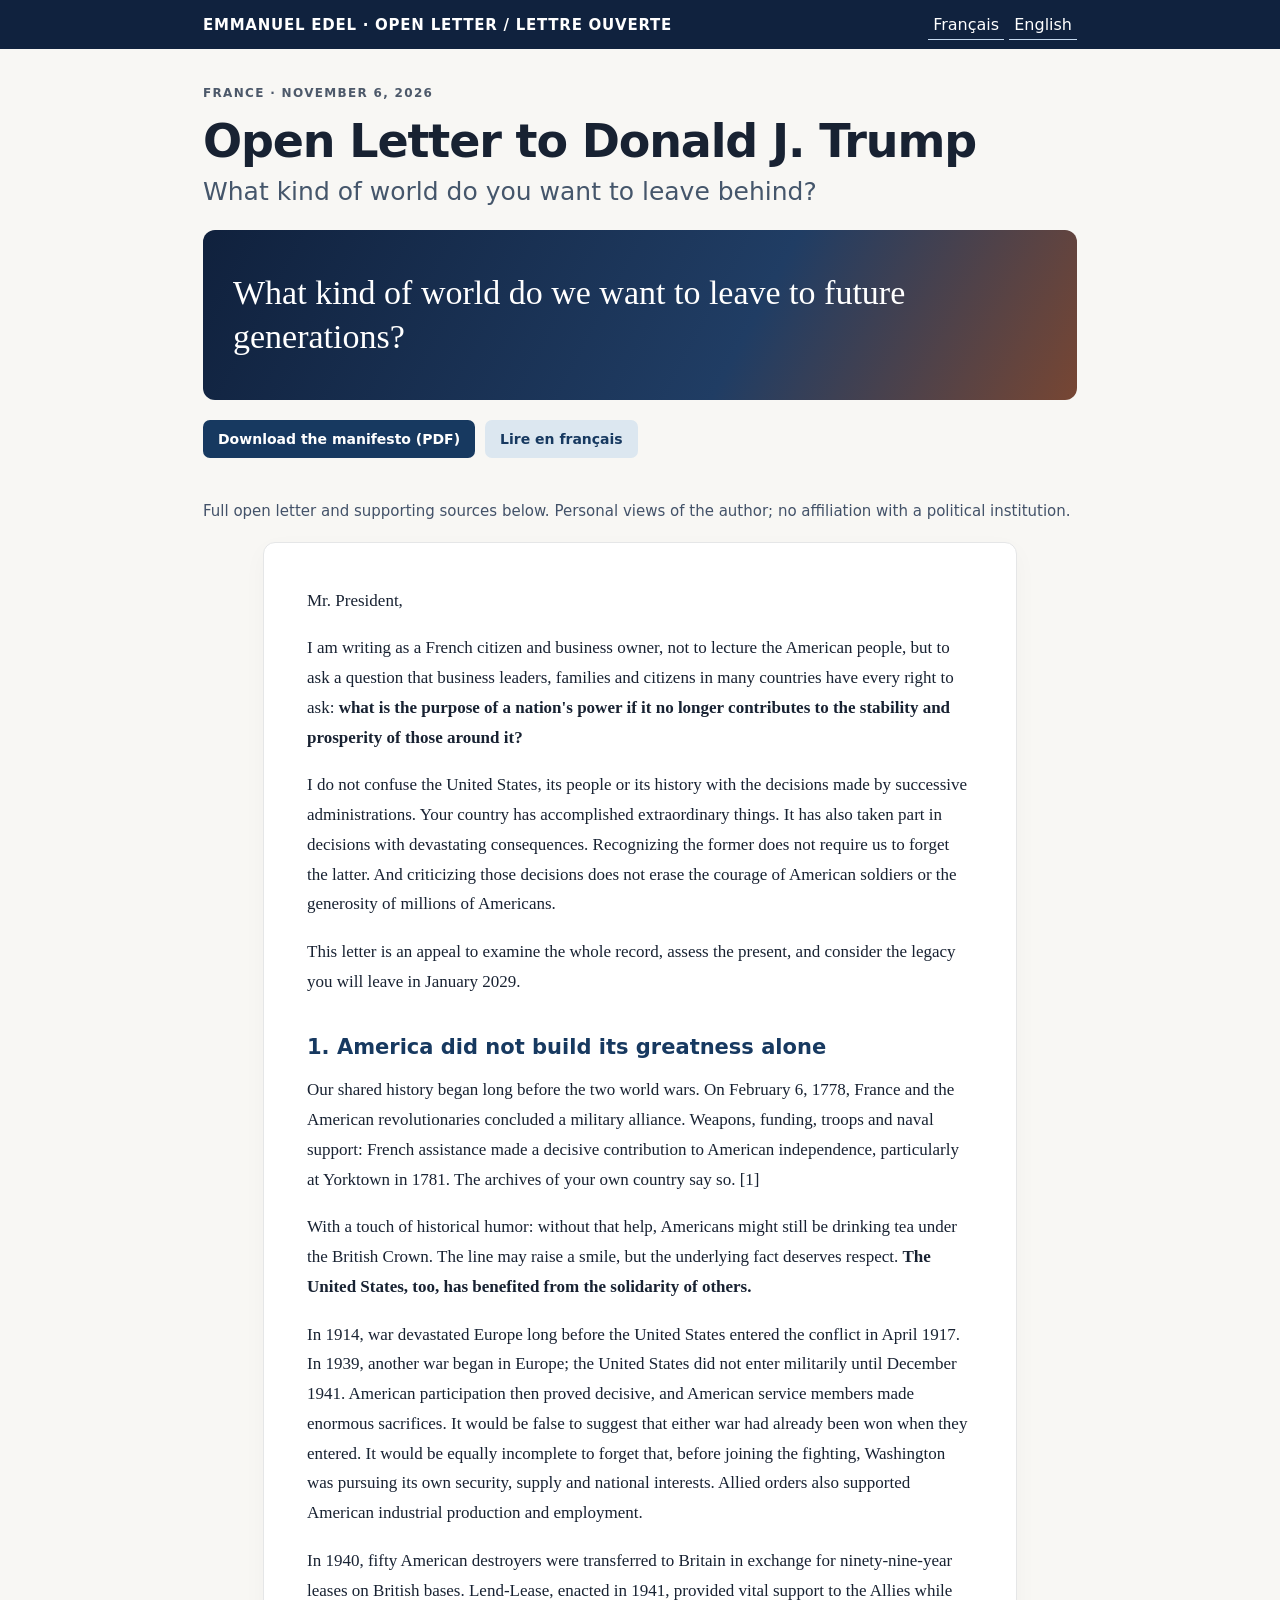
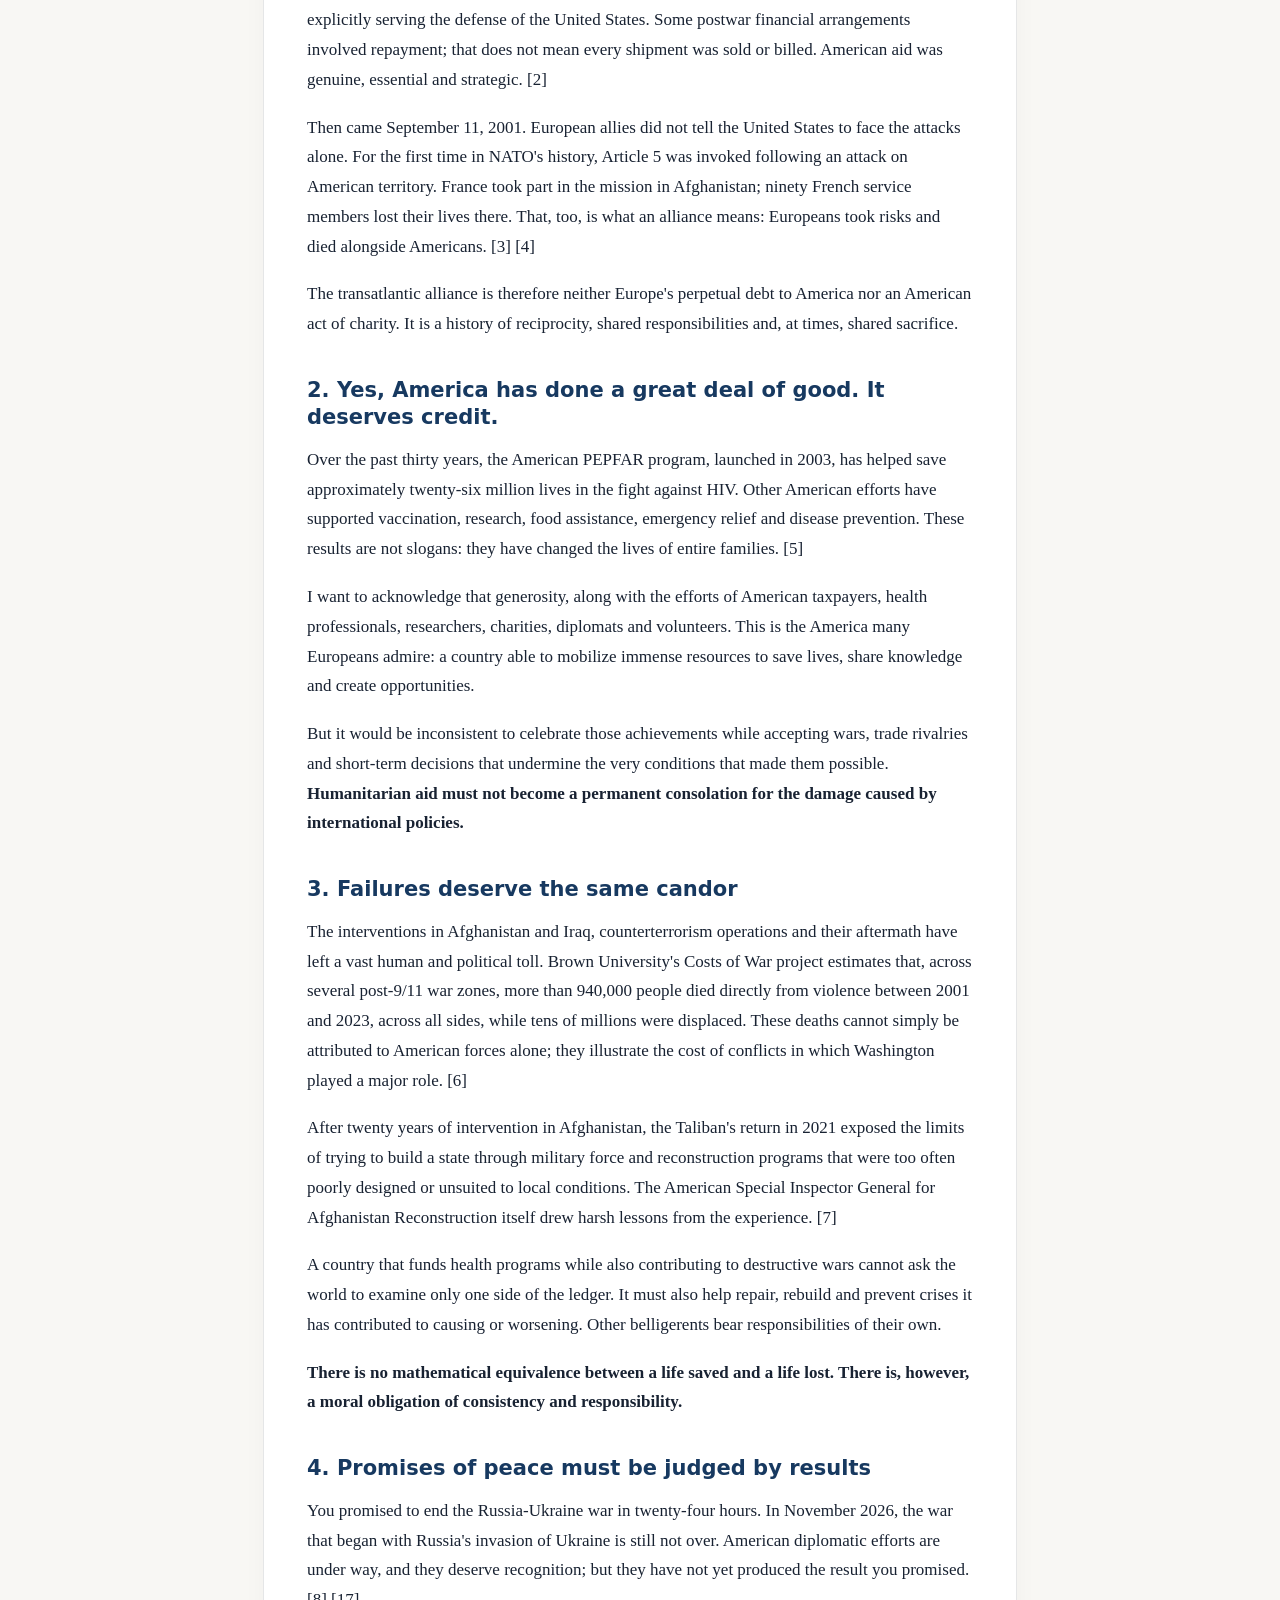
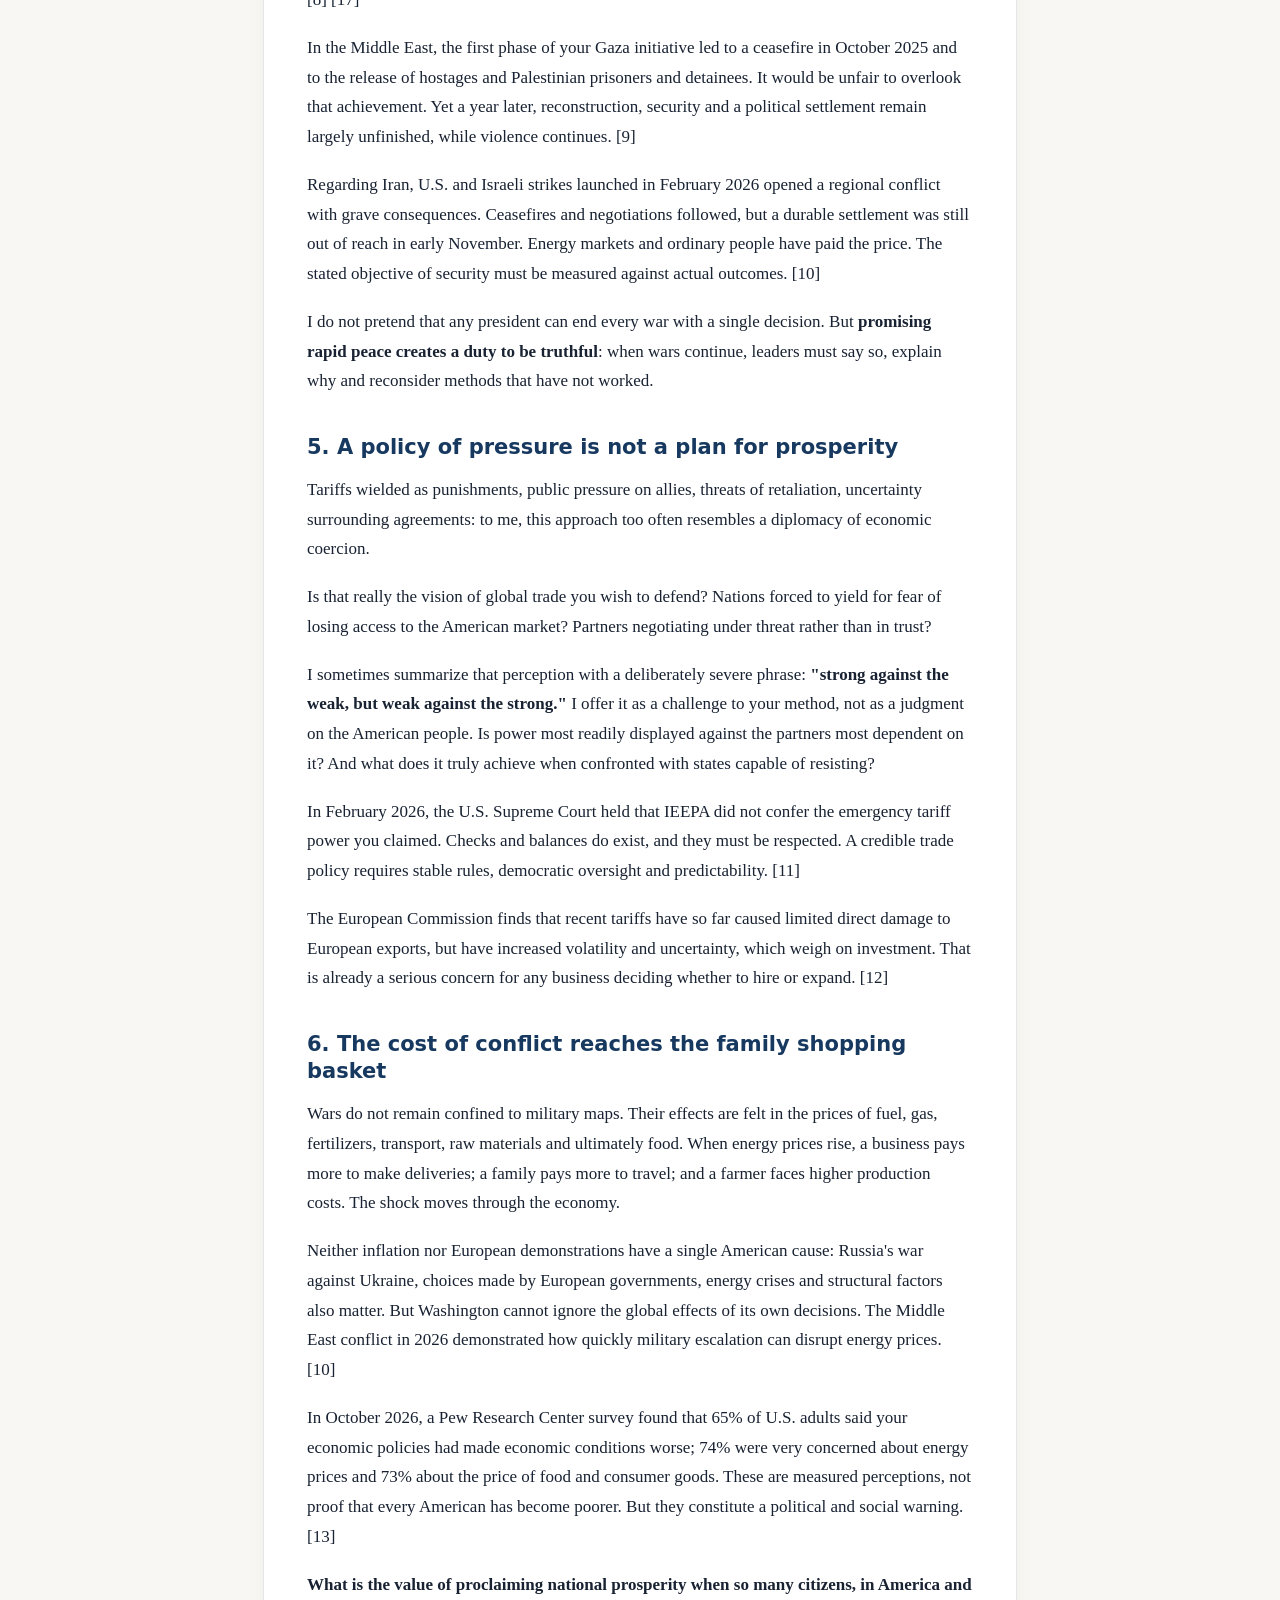
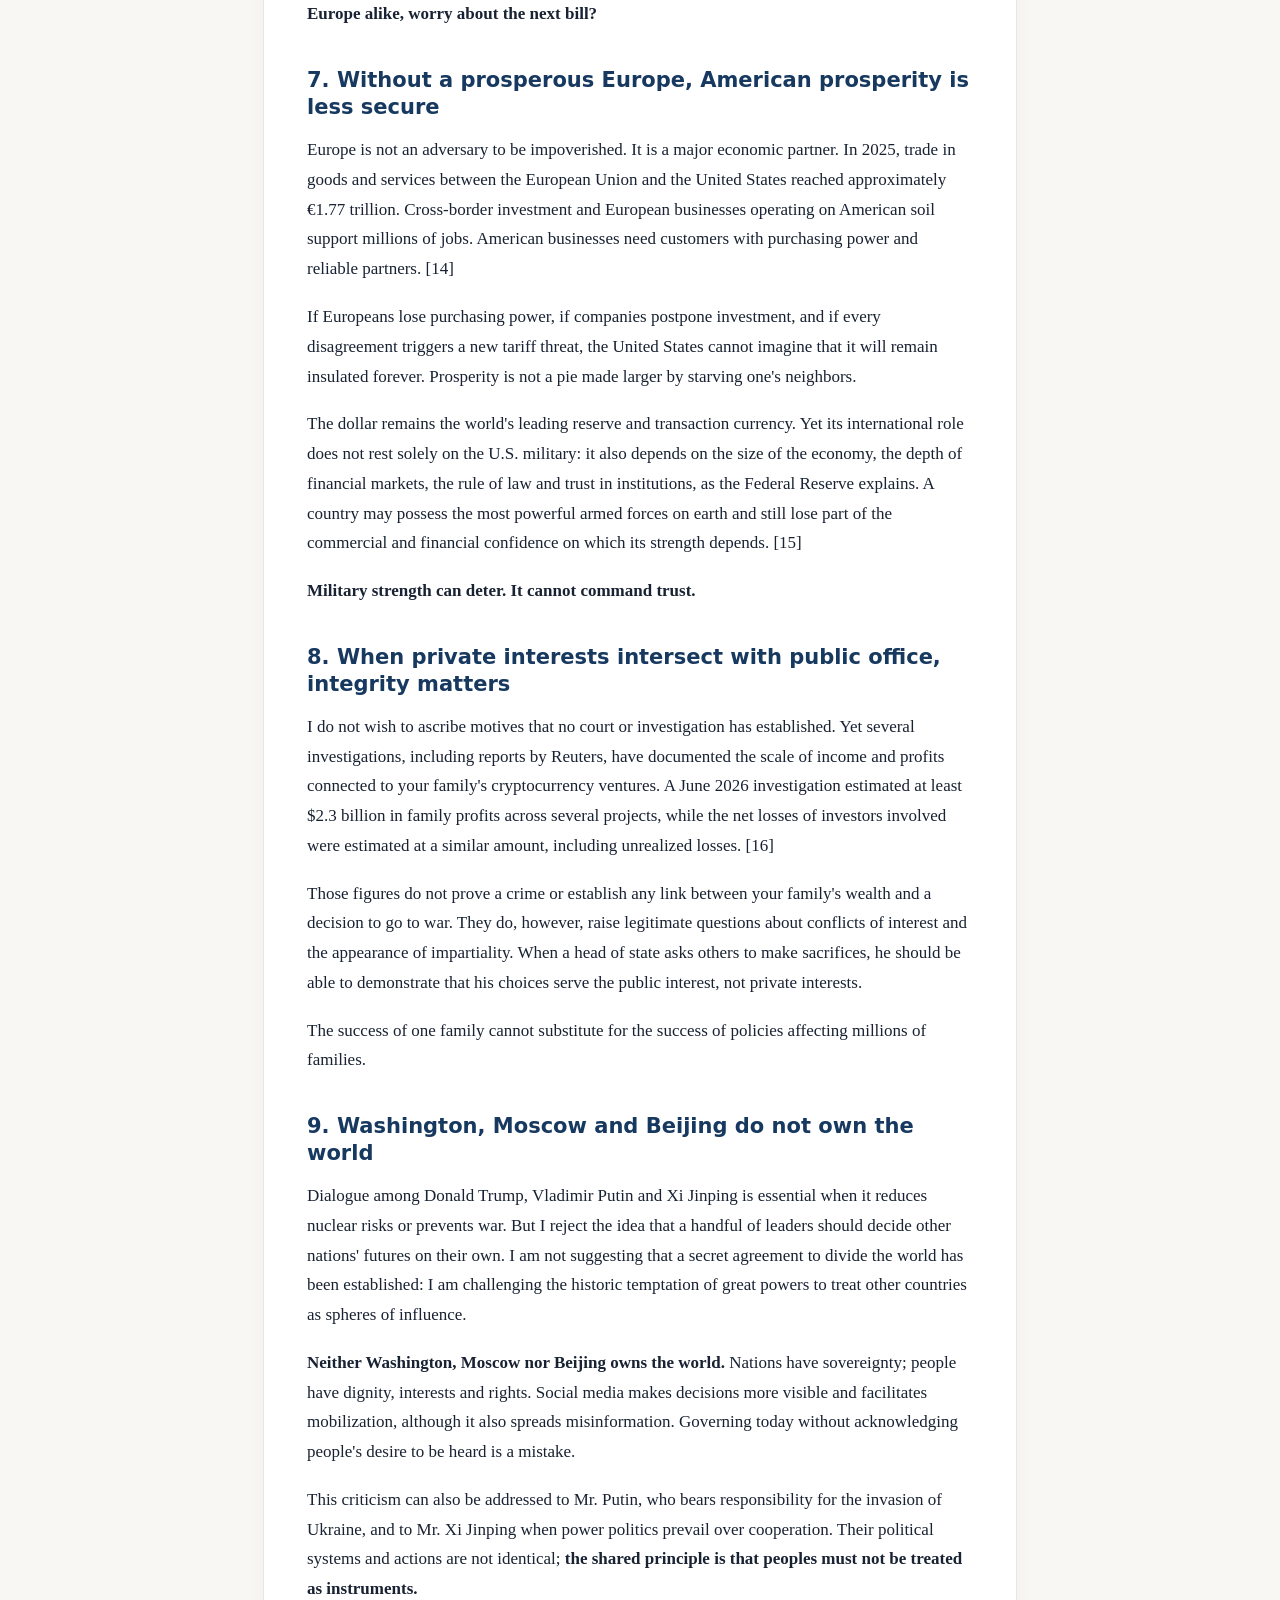
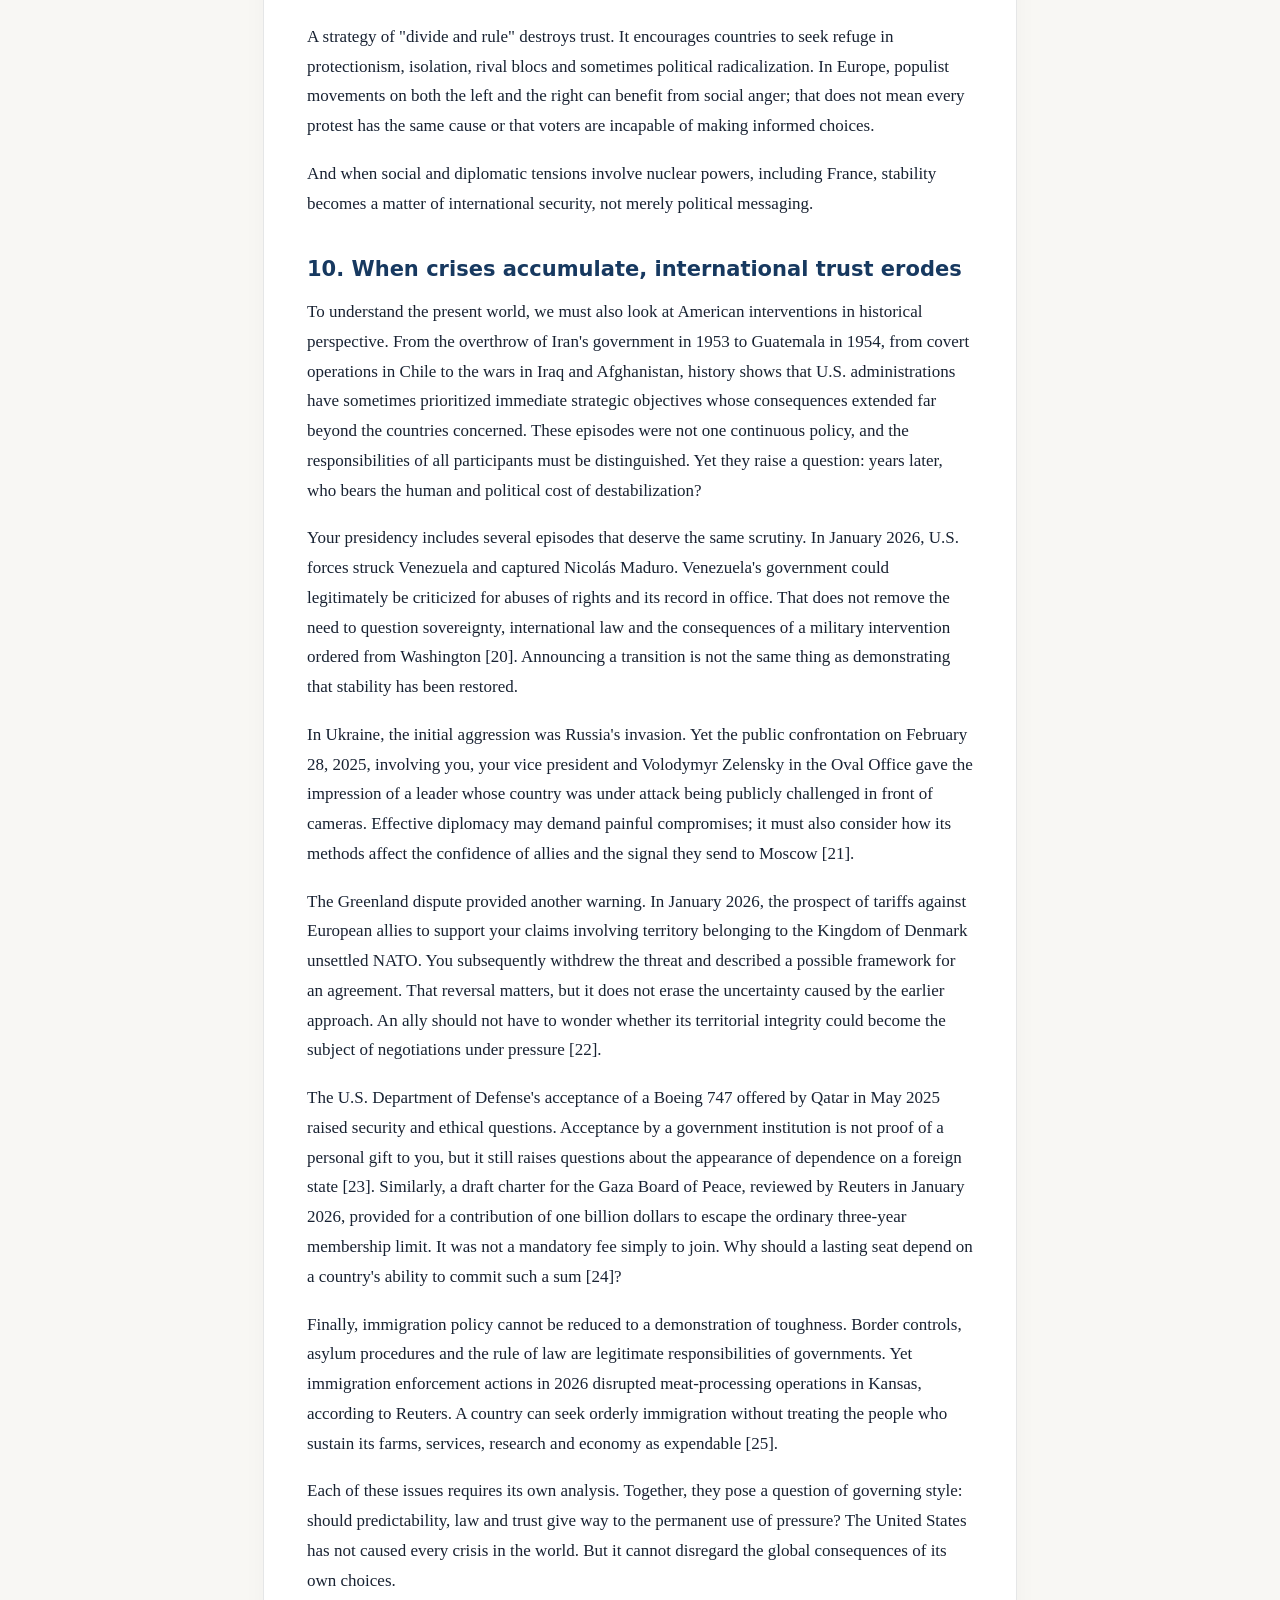
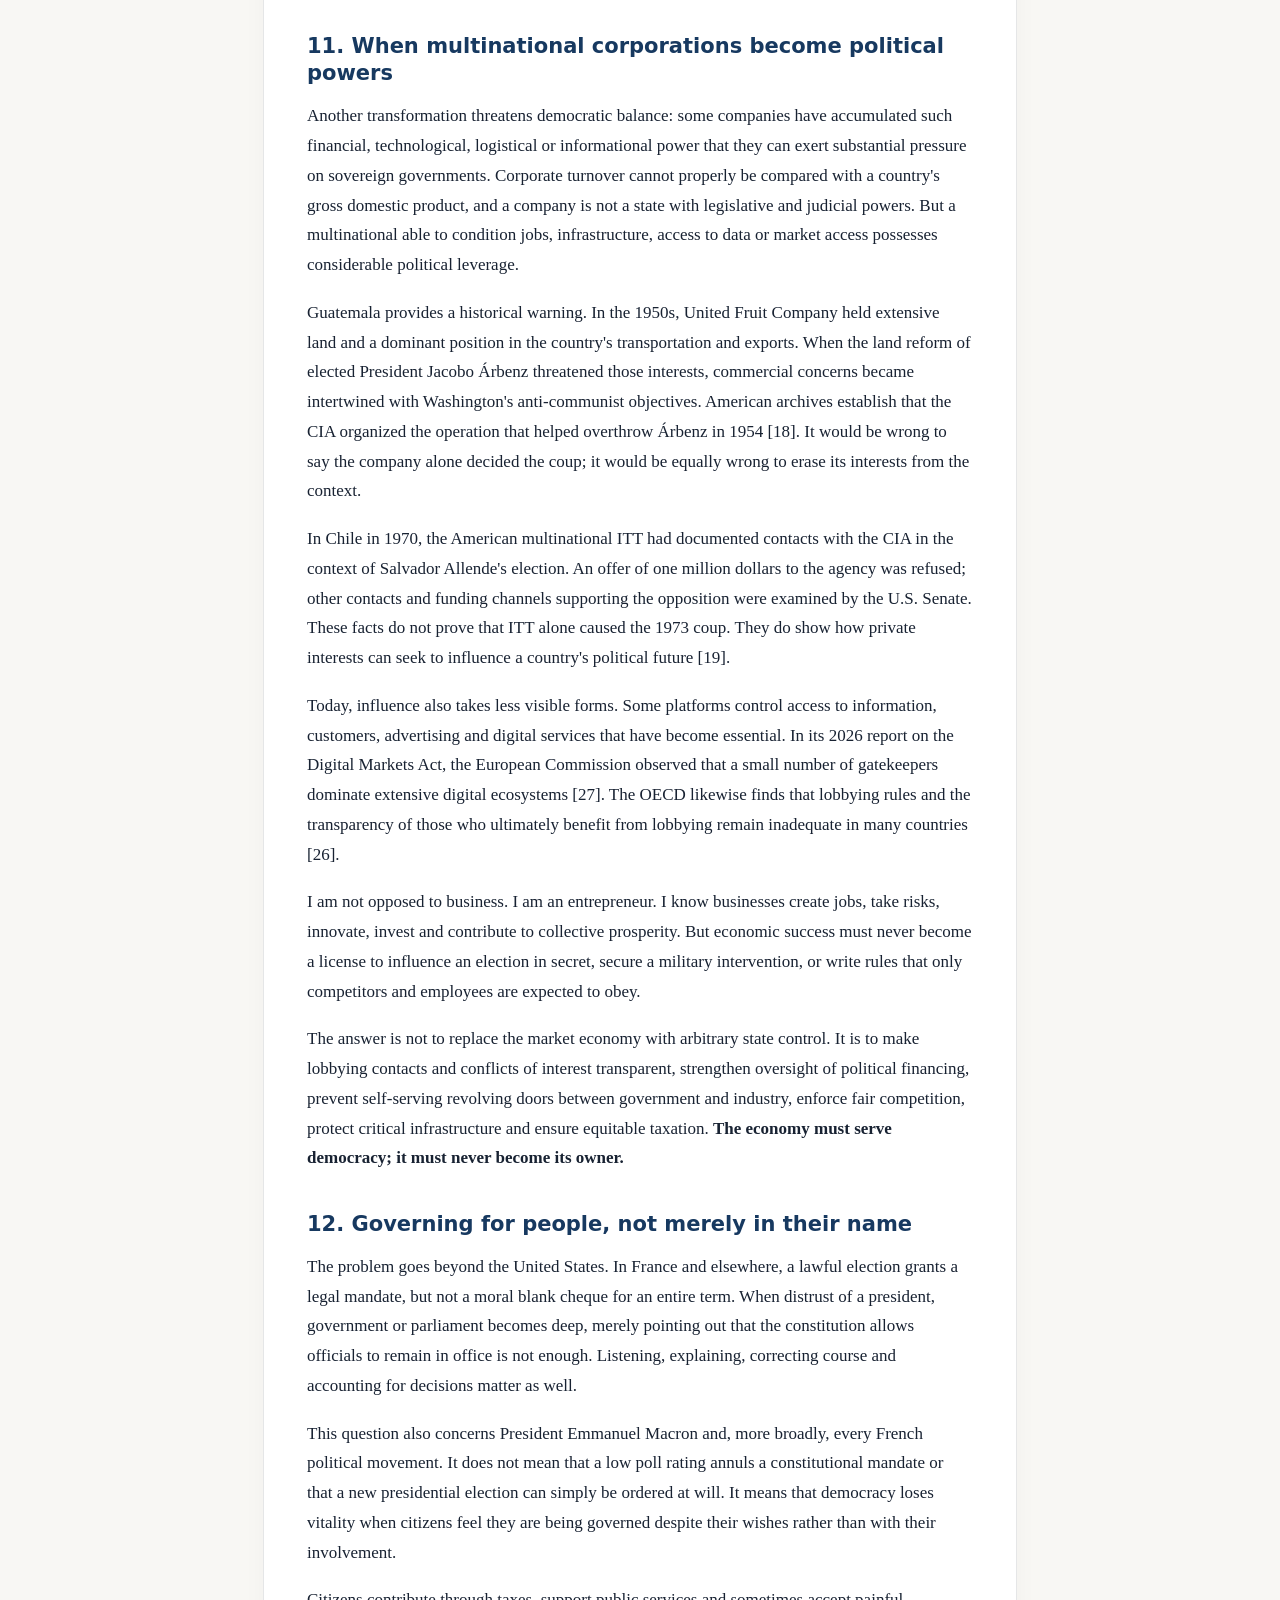
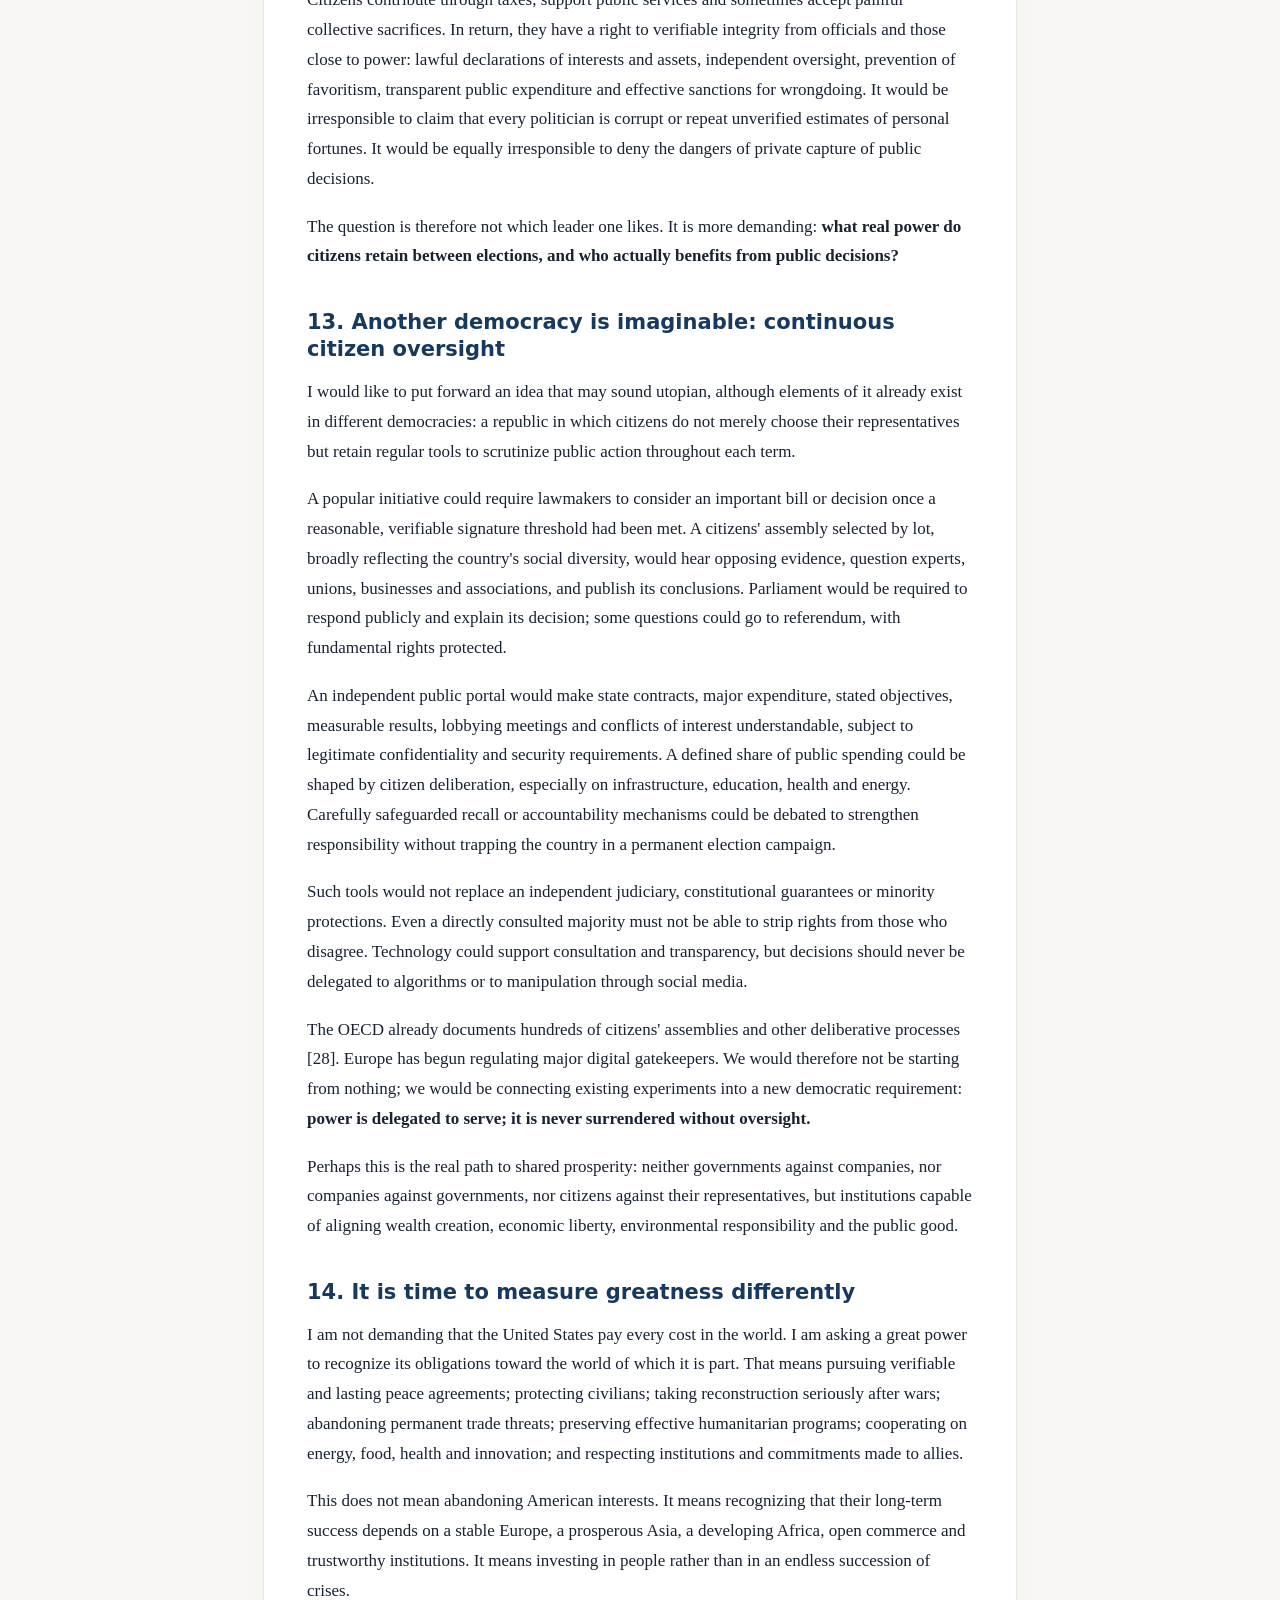
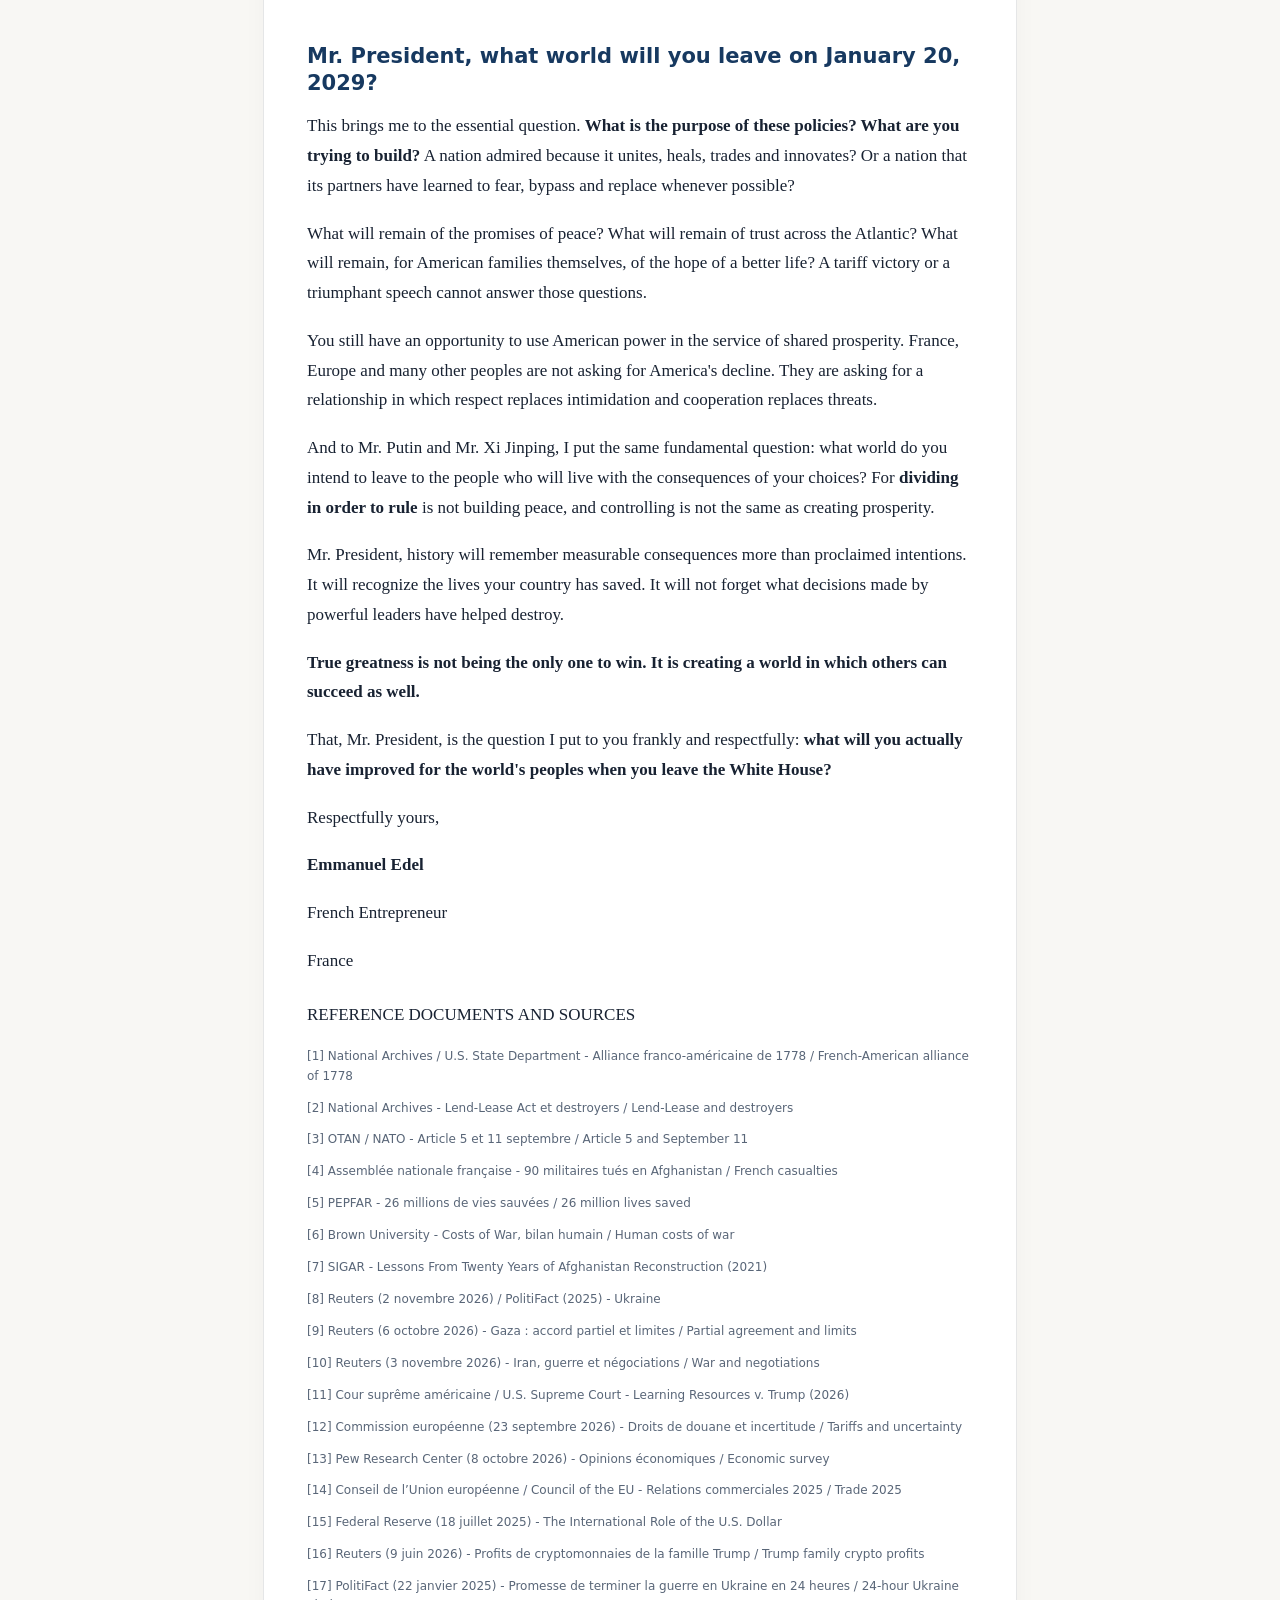
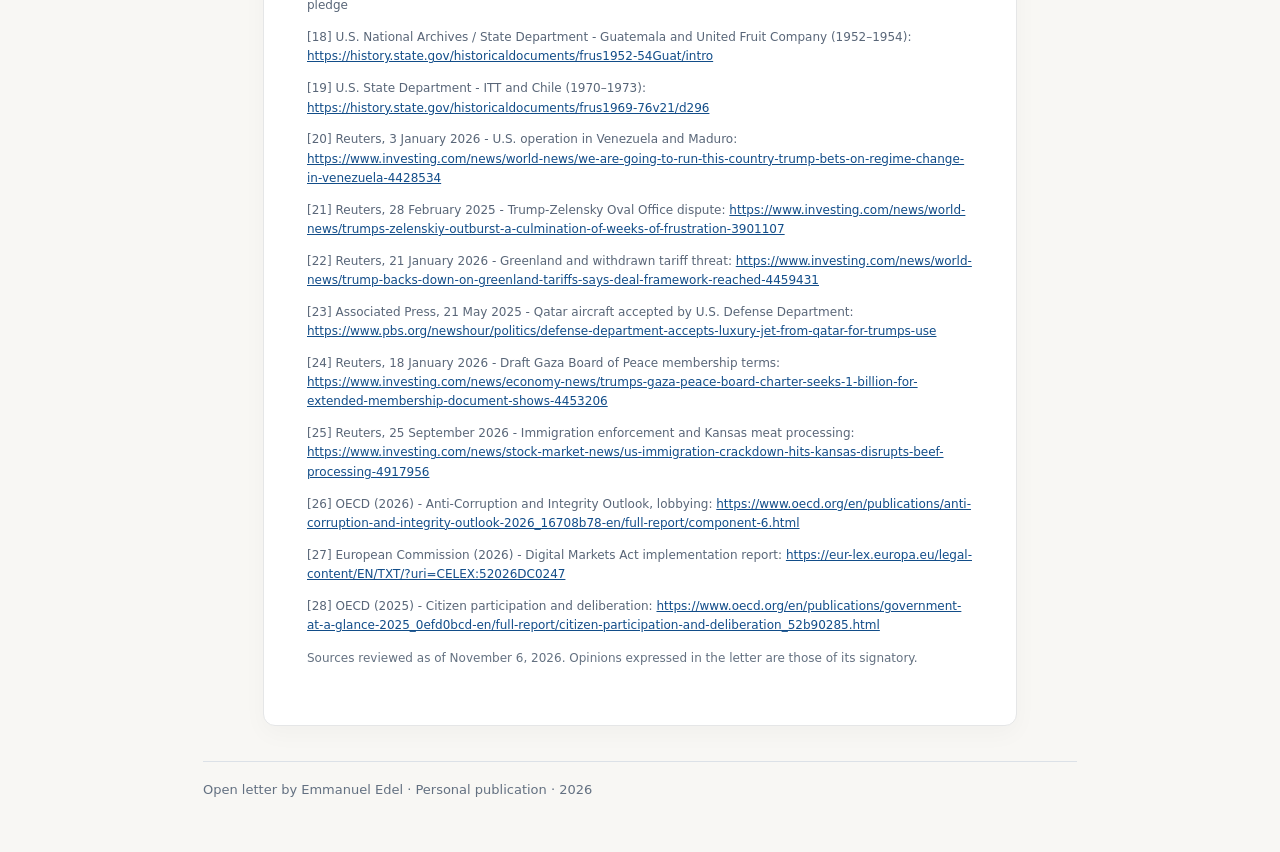
<file: index.html>
<!DOCTYPE html>
<html lang="en"><head><meta charset="utf-8"/><meta content="width=device-width,initial-scale=1" name="viewport"/><meta content="What kind of world do you want to leave behind?" name="description"/><title>Open Letter to Donald J. Trump — Emmanuel Edel</title><link href="style.css" rel="stylesheet"/><link href="index.html" hreflang="en" rel="alternate"/><link href="fr.html" hreflang="fr" rel="alternate"/><meta content="article" property="og:type"/><meta content="Open letter to Donald Trump | Emmanuel Edel" property="og:title"/><meta content="What kind of world do you want to leave behind? A sourced open letter in English and French." property="og:description"/><link href="https://emmanuel67140.github.io/manifeste-avenir-des-peuples/index.html" rel="canonical"/></head>
<body><div class="top"><div><b>EMMANUEL EDEL · OPEN LETTER / LETTRE OUVERTE</b><nav aria-label="Language"><a href="fr.html" lang="fr">Français</a> <a href="index.html" lang="en">English</a></nav></div></div>
<header><div class="date">France · November 6, 2026</div>
<h1>Open Letter to Donald J. Trump</h1><p class="dek">What kind of world do you want to leave behind?</p>
<div class="hero-panel"><p>What kind of world do we want to leave to future generations?</p></div>
<div class="actions"><a class="btn" href="manifesto-en.pdf" download>Download the manifesto (PDF)</a><a class="btn alt" href="fr.html">Lire en français</a></div></header>
<p class="summary">Full open letter and supporting sources below. Personal views of the author; no affiliation with a political institution.</p>
<div class="layout"><div></div><article>
<p>Mr. President,</p><p>I am writing as a French citizen and business owner, not to lecture the American people, but to ask a question that business leaders, families and citizens in many countries have every right to ask: <strong>what is the purpose of a nation's power if it no longer contributes to the stability and prosperity of those around it?</strong></p><p>I do not confuse the United States, its people or its history with the decisions made by successive administrations. Your country has accomplished extraordinary things. It has also taken part in decisions with devastating consequences. Recognizing the former does not require us to forget the latter. And criticizing those decisions does not erase the courage of American soldiers or the generosity of millions of Americans.</p><p>This letter is an appeal to examine the whole record, assess the present, and consider the legacy you will leave in January 2029.</p><h2 id="section-1">1. America did not build its greatness alone</h2><p>Our shared history began long before the two world wars. On February 6, 1778, France and the American revolutionaries concluded a military alliance. Weapons, funding, troops and naval support: French assistance made a decisive contribution to American independence, particularly at Yorktown in 1781. The archives of your own country say so. [1]</p><p>With a touch of historical humor: without that help, Americans might still be drinking tea under the British Crown. The line may raise a smile, but the underlying fact deserves respect. <strong>The United States, too, has benefited from the solidarity of others.</strong></p><p>In 1914, war devastated Europe long before the United States entered the conflict in April 1917. In 1939, another war began in Europe; the United States did not enter militarily until December 1941. American participation then proved decisive, and American service members made enormous sacrifices. It would be false to suggest that either war had already been won when they entered. It would be equally incomplete to forget that, before joining the fighting, Washington was pursuing its own security, supply and national interests. Allied orders also supported American industrial production and employment.</p><p>In 1940, fifty American destroyers were transferred to Britain in exchange for ninety-nine-year leases on British bases. Lend-Lease, enacted in 1941, provided vital support to the Allies while explicitly serving the defense of the United States. Some postwar financial arrangements involved repayment; that does not mean every shipment was sold or billed. American aid was genuine, essential and strategic. [2]</p><p>Then came September 11, 2001. European allies did not tell the United States to face the attacks alone. For the first time in NATO's history, Article 5 was invoked following an attack on American territory. France took part in the mission in Afghanistan; ninety French service members lost their lives there. That, too, is what an alliance means: Europeans took risks and died alongside Americans. [3] [4]</p><p>The transatlantic alliance is therefore neither Europe's perpetual debt to America nor an American act of charity. It is a history of reciprocity, shared responsibilities and, at times, shared sacrifice.</p><h2 id="section-2">2. Yes, America has done a great deal of good. It deserves credit.</h2><p>Over the past thirty years, the American PEPFAR program, launched in 2003, has helped save approximately twenty-six million lives in the fight against HIV. Other American efforts have supported vaccination, research, food assistance, emergency relief and disease prevention. These results are not slogans: they have changed the lives of entire families. [5]</p><p>I want to acknowledge that generosity, along with the efforts of American taxpayers, health professionals, researchers, charities, diplomats and volunteers. This is the America many Europeans admire: a country able to mobilize immense resources to save lives, share knowledge and create opportunities.</p><p>But it would be inconsistent to celebrate those achievements while accepting wars, trade rivalries and short-term decisions that undermine the very conditions that made them possible. <strong>Humanitarian aid must not become a permanent consolation for the damage caused by international policies.</strong></p><h2 id="section-3">3. Failures deserve the same candor</h2><p>The interventions in Afghanistan and Iraq, counterterrorism operations and their aftermath have left a vast human and political toll. Brown University's Costs of War project estimates that, across several post-9/11 war zones, more than 940,000 people died directly from violence between 2001 and 2023, across all sides, while tens of millions were displaced. These deaths cannot simply be attributed to American forces alone; they illustrate the cost of conflicts in which Washington played a major role. [6]</p><p>After twenty years of intervention in Afghanistan, the Taliban's return in 2021 exposed the limits of trying to build a state through military force and reconstruction programs that were too often poorly designed or unsuited to local conditions. The American Special Inspector General for Afghanistan Reconstruction itself drew harsh lessons from the experience. [7]</p><p>A country that funds health programs while also contributing to destructive wars cannot ask the world to examine only one side of the ledger. It must also help repair, rebuild and prevent crises it has contributed to causing or worsening. Other belligerents bear responsibilities of their own.</p><p><strong>There is no mathematical equivalence between a life saved and a life lost. There is, however, a moral obligation of consistency and responsibility.</strong></p><h2 id="section-4">4. Promises of peace must be judged by results</h2><p>You promised to end the Russia-Ukraine war in twenty-four hours. In November 2026, the war that began with Russia's invasion of Ukraine is still not over. American diplomatic efforts are under way, and they deserve recognition; but they have not yet produced the result you promised. [8] [17]</p><p>In the Middle East, the first phase of your Gaza initiative led to a ceasefire in October 2025 and to the release of hostages and Palestinian prisoners and detainees. It would be unfair to overlook that achievement. Yet a year later, reconstruction, security and a political settlement remain largely unfinished, while violence continues. [9]</p><p>Regarding Iran, U.S. and Israeli strikes launched in February 2026 opened a regional conflict with grave consequences. Ceasefires and negotiations followed, but a durable settlement was still out of reach in early November. Energy markets and ordinary people have paid the price. The stated objective of security must be measured against actual outcomes. [10]</p><p>I do not pretend that any president can end every war with a single decision. But <strong>promising rapid peace creates a duty to be truthful</strong>: when wars continue, leaders must say so, explain why and reconsider methods that have not worked.</p><h2 id="section-5">5. A policy of pressure is not a plan for prosperity</h2><p>Tariffs wielded as punishments, public pressure on allies, threats of retaliation, uncertainty surrounding agreements: to me, this approach too often resembles a diplomacy of economic coercion.</p><p>Is that really the vision of global trade you wish to defend? Nations forced to yield for fear of losing access to the American market? Partners negotiating under threat rather than in trust?</p><p>I sometimes summarize that perception with a deliberately severe phrase: <strong>"strong against the weak, but weak against the strong."</strong> I offer it as a challenge to your method, not as a judgment on the American people. Is power most readily displayed against the partners most dependent on it? And what does it truly achieve when confronted with states capable of resisting?</p><p>In February 2026, the U.S. Supreme Court held that IEEPA did not confer the emergency tariff power you claimed. Checks and balances do exist, and they must be respected. A credible trade policy requires stable rules, democratic oversight and predictability. [11]</p><p>The European Commission finds that recent tariffs have so far caused limited direct damage to European exports, but have increased volatility and uncertainty, which weigh on investment. That is already a serious concern for any business deciding whether to hire or expand. [12]</p><h2 id="section-6">6. The cost of conflict reaches the family shopping basket</h2><p>Wars do not remain confined to military maps. Their effects are felt in the prices of fuel, gas, fertilizers, transport, raw materials and ultimately food. When energy prices rise, a business pays more to make deliveries; a family pays more to travel; and a farmer faces higher production costs. The shock moves through the economy.</p><p>Neither inflation nor European demonstrations have a single American cause: Russia's war against Ukraine, choices made by European governments, energy crises and structural factors also matter. But Washington cannot ignore the global effects of its own decisions. The Middle East conflict in 2026 demonstrated how quickly military escalation can disrupt energy prices. [10]</p><p>In October 2026, a Pew Research Center survey found that 65% of U.S. adults said your economic policies had made economic conditions worse; 74% were very concerned about energy prices and 73% about the price of food and consumer goods. These are measured perceptions, not proof that every American has become poorer. But they constitute a political and social warning. [13]</p><p><strong>What is the value of proclaiming national prosperity when so many citizens, in America and Europe alike, worry about the next bill?</strong></p><h2 id="section-7">7. Without a prosperous Europe, American prosperity is less secure</h2><p>Europe is not an adversary to be impoverished. It is a major economic partner. In 2025, trade in goods and services between the European Union and the United States reached approximately €1.77 trillion. Cross-border investment and European businesses operating on American soil support millions of jobs. American businesses need customers with purchasing power and reliable partners. [14]</p><p>If Europeans lose purchasing power, if companies postpone investment, and if every disagreement triggers a new tariff threat, the United States cannot imagine that it will remain insulated forever. Prosperity is not a pie made larger by starving one's neighbors.</p><p>The dollar remains the world's leading reserve and transaction currency. Yet its international role does not rest solely on the U.S. military: it also depends on the size of the economy, the depth of financial markets, the rule of law and trust in institutions, as the Federal Reserve explains. A country may possess the most powerful armed forces on earth and still lose part of the commercial and financial confidence on which its strength depends. [15]</p><p><strong>Military strength can deter. It cannot command trust.</strong></p><h2 id="section-8">8. When private interests intersect with public office, integrity matters</h2><p>I do not wish to ascribe motives that no court or investigation has established. Yet several investigations, including reports by Reuters, have documented the scale of income and profits connected to your family's cryptocurrency ventures. A June 2026 investigation estimated at least $2.3 billion in family profits across several projects, while the net losses of investors involved were estimated at a similar amount, including unrealized losses. [16]</p><p>Those figures do not prove a crime or establish any link between your family's wealth and a decision to go to war. They do, however, raise legitimate questions about conflicts of interest and the appearance of impartiality. When a head of state asks others to make sacrifices, he should be able to demonstrate that his choices serve the public interest, not private interests.</p><p>The success of one family cannot substitute for the success of policies affecting millions of families.</p><h2 id="section-9">9. Washington, Moscow and Beijing do not own the world</h2><p>Dialogue among Donald Trump, Vladimir Putin and Xi Jinping is essential when it reduces nuclear risks or prevents war. But I reject the idea that a handful of leaders should decide other nations' futures on their own. I am not suggesting that a secret agreement to divide the world has been established: I am challenging the historic temptation of great powers to treat other countries as spheres of influence.</p><p><strong>Neither Washington, Moscow nor Beijing owns the world.</strong> Nations have sovereignty; people have dignity, interests and rights. Social media makes decisions more visible and facilitates mobilization, although it also spreads misinformation. Governing today without acknowledging people's desire to be heard is a mistake.</p><p>This criticism can also be addressed to Mr. Putin, who bears responsibility for the invasion of Ukraine, and to Mr. Xi Jinping when power politics prevail over cooperation. Their political systems and actions are not identical; <strong>the shared principle is that peoples must not be treated as instruments.</strong></p><p>A strategy of "divide and rule" destroys trust. It encourages countries to seek refuge in protectionism, isolation, rival blocs and sometimes political radicalization. In Europe, populist movements on both the left and the right can benefit from social anger; that does not mean every protest has the same cause or that voters are incapable of making informed choices.</p><p>And when social and diplomatic tensions involve nuclear powers, including France, stability becomes a matter of international security, not merely political messaging.</p><h2 id="section-10">10. When crises accumulate, international trust erodes</h2><p>To understand the present world, we must also look at American interventions in historical perspective. From the overthrow of Iran's government in 1953 to Guatemala in 1954, from covert operations in Chile to the wars in Iraq and Afghanistan, history shows that U.S. administrations have sometimes prioritized immediate strategic objectives whose consequences extended far beyond the countries concerned. These episodes were not one continuous policy, and the responsibilities of all participants must be distinguished. Yet they raise a question: years later, who bears the human and political cost of destabilization?</p><p>Your presidency includes several episodes that deserve the same scrutiny. In January 2026, U.S. forces struck Venezuela and captured Nicolás Maduro. Venezuela's government could legitimately be criticized for abuses of rights and its record in office. That does not remove the need to question sovereignty, international law and the consequences of a military intervention ordered from Washington [20]. Announcing a transition is not the same thing as demonstrating that stability has been restored.</p><p>In Ukraine, the initial aggression was Russia's invasion. Yet the public confrontation on February 28, 2025, involving you, your vice president and Volodymyr Zelensky in the Oval Office gave the impression of a leader whose country was under attack being publicly challenged in front of cameras. Effective diplomacy may demand painful compromises; it must also consider how its methods affect the confidence of allies and the signal they send to Moscow [21].</p><p>The Greenland dispute provided another warning. In January 2026, the prospect of tariffs against European allies to support your claims involving territory belonging to the Kingdom of Denmark unsettled NATO. You subsequently withdrew the threat and described a possible framework for an agreement. That reversal matters, but it does not erase the uncertainty caused by the earlier approach. An ally should not have to wonder whether its territorial integrity could become the subject of negotiations under pressure [22].</p><p>The U.S. Department of Defense's acceptance of a Boeing 747 offered by Qatar in May 2025 raised security and ethical questions. Acceptance by a government institution is not proof of a personal gift to you, but it still raises questions about the appearance of dependence on a foreign state [23]. Similarly, a draft charter for the Gaza Board of Peace, reviewed by Reuters in January 2026, provided for a contribution of one billion dollars to escape the ordinary three-year membership limit. It was not a mandatory fee simply to join. Why should a lasting seat depend on a country's ability to commit such a sum [24]?</p><p>Finally, immigration policy cannot be reduced to a demonstration of toughness. Border controls, asylum procedures and the rule of law are legitimate responsibilities of governments. Yet immigration enforcement actions in 2026 disrupted meat-processing operations in Kansas, according to Reuters. A country can seek orderly immigration without treating the people who sustain its farms, services, research and economy as expendable [25].</p><p>Each of these issues requires its own analysis. Together, they pose a question of governing style: should predictability, law and trust give way to the permanent use of pressure? The United States has not caused every crisis in the world. But it cannot disregard the global consequences of its own choices.</p><h2 id="section-11">11. When multinational corporations become political powers</h2><p>Another transformation threatens democratic balance: some companies have accumulated such financial, technological, logistical or informational power that they can exert substantial pressure on sovereign governments. Corporate turnover cannot properly be compared with a country's gross domestic product, and a company is not a state with legislative and judicial powers. But a multinational able to condition jobs, infrastructure, access to data or market access possesses considerable political leverage.</p><p>Guatemala provides a historical warning. In the 1950s, United Fruit Company held extensive land and a dominant position in the country's transportation and exports. When the land reform of elected President Jacobo Árbenz threatened those interests, commercial concerns became intertwined with Washington's anti-communist objectives. American archives establish that the CIA organized the operation that helped overthrow Árbenz in 1954 [18]. It would be wrong to say the company alone decided the coup; it would be equally wrong to erase its interests from the context.</p><p>In Chile in 1970, the American multinational ITT had documented contacts with the CIA in the context of Salvador Allende's election. An offer of one million dollars to the agency was refused; other contacts and funding channels supporting the opposition were examined by the U.S. Senate. These facts do not prove that ITT alone caused the 1973 coup. They do show how private interests can seek to influence a country's political future [19].</p><p>Today, influence also takes less visible forms. Some platforms control access to information, customers, advertising and digital services that have become essential. In its 2026 report on the Digital Markets Act, the European Commission observed that a small number of gatekeepers dominate extensive digital ecosystems [27]. The OECD likewise finds that lobbying rules and the transparency of those who ultimately benefit from lobbying remain inadequate in many countries [26].</p><p>I am not opposed to business. I am an entrepreneur. I know businesses create jobs, take risks, innovate, invest and contribute to collective prosperity. But economic success must never become a license to influence an election in secret, secure a military intervention, or write rules that only competitors and employees are expected to obey.</p><p>The answer is not to replace the market economy with arbitrary state control. It is to make lobbying contacts and conflicts of interest transparent, strengthen oversight of political financing, prevent self-serving revolving doors between government and industry, enforce fair competition, protect critical infrastructure and ensure equitable taxation. <strong>The economy must serve democracy; it must never become its owner.</strong></p><h2 id="section-12">12. Governing for people, not merely in their name</h2><p>The problem goes beyond the United States. In France and elsewhere, a lawful election grants a legal mandate, but not a moral blank cheque for an entire term. When distrust of a president, government or parliament becomes deep, merely pointing out that the constitution allows officials to remain in office is not enough. Listening, explaining, correcting course and accounting for decisions matter as well.</p><p>This question also concerns President Emmanuel Macron and, more broadly, every French political movement. It does not mean that a low poll rating annuls a constitutional mandate or that a new presidential election can simply be ordered at will. It means that democracy loses vitality when citizens feel they are being governed despite their wishes rather than with their involvement.</p><p>Citizens contribute through taxes, support public services and sometimes accept painful collective sacrifices. In return, they have a right to verifiable integrity from officials and those close to power: lawful declarations of interests and assets, independent oversight, prevention of favoritism, transparent public expenditure and effective sanctions for wrongdoing. It would be irresponsible to claim that every politician is corrupt or repeat unverified estimates of personal fortunes. It would be equally irresponsible to deny the dangers of private capture of public decisions.</p><p>The question is therefore not which leader one likes. It is more demanding: <strong>what real power do citizens retain between elections, and who actually benefits from public decisions?</strong></p><h2 id="section-13">13. Another democracy is imaginable: continuous citizen oversight</h2><p>I would like to put forward an idea that may sound utopian, although elements of it already exist in different democracies: a republic in which citizens do not merely choose their representatives but retain regular tools to scrutinize public action throughout each term.</p><p>A popular initiative could require lawmakers to consider an important bill or decision once a reasonable, verifiable signature threshold had been met. A citizens' assembly selected by lot, broadly reflecting the country's social diversity, would hear opposing evidence, question experts, unions, businesses and associations, and publish its conclusions. Parliament would be required to respond publicly and explain its decision; some questions could go to referendum, with fundamental rights protected.</p><p>An independent public portal would make state contracts, major expenditure, stated objectives, measurable results, lobbying meetings and conflicts of interest understandable, subject to legitimate confidentiality and security requirements. A defined share of public spending could be shaped by citizen deliberation, especially on infrastructure, education, health and energy. Carefully safeguarded recall or accountability mechanisms could be debated to strengthen responsibility without trapping the country in a permanent election campaign.</p><p>Such tools would not replace an independent judiciary, constitutional guarantees or minority protections. Even a directly consulted majority must not be able to strip rights from those who disagree. Technology could support consultation and transparency, but decisions should never be delegated to algorithms or to manipulation through social media.</p><p>The OECD already documents hundreds of citizens' assemblies and other deliberative processes [28]. Europe has begun regulating major digital gatekeepers. We would therefore not be starting from nothing; we would be connecting existing experiments into a new democratic requirement: <strong>power is delegated to serve; it is never surrendered without oversight.</strong></p><p>Perhaps this is the real path to shared prosperity: neither governments against companies, nor companies against governments, nor citizens against their representatives, but institutions capable of aligning wealth creation, economic liberty, environmental responsibility and the public good.</p><h2 id="section-14">14. It is time to measure greatness differently</h2><p>I am not demanding that the United States pay every cost in the world. I am asking a great power to recognize its obligations toward the world of which it is part. That means pursuing verifiable and lasting peace agreements; protecting civilians; taking reconstruction seriously after wars; abandoning permanent trade threats; preserving effective humanitarian programs; cooperating on energy, food, health and innovation; and respecting institutions and commitments made to allies.</p><p>This does not mean abandoning American interests. It means recognizing that their long-term success depends on a stable Europe, a prosperous Asia, a developing Africa, open commerce and trustworthy institutions. It means investing in people rather than in an endless succession of crises.</p><h2 id="section-15">Mr. President, what world will you leave on January 20, 2029?</h2><p>This brings me to the essential question. <strong>What is the purpose of these policies? What are you trying to build?</strong> A nation admired because it unites, heals, trades and innovates? Or a nation that its partners have learned to fear, bypass and replace whenever possible?</p><p>What will remain of the promises of peace? What will remain of trust across the Atlantic? What will remain, for American families themselves, of the hope of a better life? A tariff victory or a triumphant speech cannot answer those questions.</p><p>You still have an opportunity to use American power in the service of shared prosperity. France, Europe and many other peoples are not asking for America's decline. They are asking for a relationship in which respect replaces intimidation and cooperation replaces threats.</p><p>And to Mr. Putin and Mr. Xi Jinping, I put the same fundamental question: what world do you intend to leave to the people who will live with the consequences of your choices? For <strong>dividing in order to rule</strong> is not building peace, and controlling is not the same as creating prosperity.</p><p>Mr. President, history will remember measurable consequences more than proclaimed intentions. It will recognize the lives your country has saved. It will not forget what decisions made by powerful leaders have helped destroy.</p><p><strong>True greatness is not being the only one to win. It is creating a world in which others can succeed as well.</strong></p><p>That, Mr. President, is the question I put to you frankly and respectfully: <strong>what will you actually have improved for the world's peoples when you leave the White House?</strong></p><p>Respectfully yours,</p><p><strong>Emmanuel Edel</strong></p><p>French Entrepreneur</p><p>France</p><p class="signed">REFERENCE DOCUMENTS AND SOURCES</p><p class="source">[1] National Archives / U.S. State Department - Alliance franco-américaine de 1778 / French-American alliance of 1778</p><p class="source">[2] National Archives - Lend-Lease Act et destroyers / Lend-Lease and destroyers</p><p class="source">[3] OTAN / NATO - Article 5 et 11 septembre / Article 5 and September 11</p><p class="source">[4] Assemblée nationale française - 90 militaires tués en Afghanistan / French casualties</p><p class="source">[5] PEPFAR - 26 millions de vies sauvées / 26 million lives saved</p><p class="source">[6] Brown University - Costs of War, bilan humain / Human costs of war</p><p class="source">[7] SIGAR - Lessons From Twenty Years of Afghanistan Reconstruction (2021)</p><p class="source">[8] Reuters (2 novembre 2026) / PolitiFact (2025) - Ukraine</p><p class="source">[9] Reuters (6 octobre 2026) - Gaza : accord partiel et limites / Partial agreement and limits</p><p class="source">[10] Reuters (3 novembre 2026) - Iran, guerre et négociations / War and negotiations</p><p class="source">[11] Cour suprême américaine / U.S. Supreme Court - Learning Resources v. Trump (2026)</p><p class="source">[12] Commission européenne (23 septembre 2026) - Droits de douane et incertitude / Tariffs and uncertainty</p><p class="source">[13] Pew Research Center (8 octobre 2026) - Opinions économiques / Economic survey</p><p class="source">[14] Conseil de l’Union européenne / Council of the EU - Relations commerciales 2025 / Trade 2025</p><p class="source">[15] Federal Reserve (18 juillet 2025) - The International Role of the U.S. Dollar</p><p class="source">[16] Reuters (9 juin 2026) - Profits de cryptomonnaies de la famille Trump / Trump family crypto profits</p><p class="source">[17] PolitiFact (22 janvier 2025) - Promesse de terminer la guerre en Ukraine en 24 heures / 24-hour Ukraine pledge</p><p class="source">[18] U.S. National Archives / State Department - Guatemala and United Fruit Company (1952–1954): <a href="https://history.state.gov/historicaldocuments/frus1952-54Guat/intro" rel="noopener noreferrer" target="_blank">https://history.state.gov/historicaldocuments/frus1952-54Guat/intro</a></p><p class="source">[19] U.S. State Department - ITT and Chile (1970–1973): <a href="https://history.state.gov/historicaldocuments/frus1969-76v21/d296" rel="noopener noreferrer" target="_blank">https://history.state.gov/historicaldocuments/frus1969-76v21/d296</a></p><p class="source">[20] Reuters, 3 January 2026 - U.S. operation in Venezuela and Maduro: <a href="https://www.investing.com/news/world-news/we-are-going-to-run-this-country-trump-bets-on-regime-change-in-venezuela-4428534" rel="noopener noreferrer" target="_blank">https://www.investing.com/news/world-news/we-are-going-to-run-this-country-trump-bets-on-regime-change-in-venezuela-4428534</a></p><p class="source">[21] Reuters, 28 February 2025 - Trump-Zelensky Oval Office dispute: <a href="https://www.investing.com/news/world-news/trumps-zelenskiy-outburst-a-culmination-of-weeks-of-frustration-3901107" rel="noopener noreferrer" target="_blank">https://www.investing.com/news/world-news/trumps-zelenskiy-outburst-a-culmination-of-weeks-of-frustration-3901107</a></p><p class="source">[22] Reuters, 21 January 2026 - Greenland and withdrawn tariff threat: <a href="https://www.investing.com/news/world-news/trump-backs-down-on-greenland-tariffs-says-deal-framework-reached-4459431" rel="noopener noreferrer" target="_blank">https://www.investing.com/news/world-news/trump-backs-down-on-greenland-tariffs-says-deal-framework-reached-4459431</a></p><p class="source">[23] Associated Press, 21 May 2025 - Qatar aircraft accepted by U.S. Defense Department: <a href="https://www.pbs.org/newshour/politics/defense-department-accepts-luxury-jet-from-qatar-for-trumps-use" rel="noopener noreferrer" target="_blank">https://www.pbs.org/newshour/politics/defense-department-accepts-luxury-jet-from-qatar-for-trumps-use</a></p><p class="source">[24] Reuters, 18 January 2026 - Draft Gaza Board of Peace membership terms: <a href="https://www.investing.com/news/economy-news/trumps-gaza-peace-board-charter-seeks-1-billion-for-extended-membership-document-shows-4453206" rel="noopener noreferrer" target="_blank">https://www.investing.com/news/economy-news/trumps-gaza-peace-board-charter-seeks-1-billion-for-extended-membership-document-shows-4453206</a></p><p class="source">[25] Reuters, 25 September 2026 - Immigration enforcement and Kansas meat processing: <a href="https://www.investing.com/news/stock-market-news/us-immigration-crackdown-hits-kansas-disrupts-beef-processing-4917956" rel="noopener noreferrer" target="_blank">https://www.investing.com/news/stock-market-news/us-immigration-crackdown-hits-kansas-disrupts-beef-processing-4917956</a></p><p class="source">[26] OECD (2026) - Anti-Corruption and Integrity Outlook, lobbying: <a href="https://www.oecd.org/en/publications/anti-corruption-and-integrity-outlook-2026_16708b78-en/full-report/component-6.html" rel="noopener noreferrer" target="_blank">https://www.oecd.org/en/publications/anti-corruption-and-integrity-outlook-2026_16708b78-en/full-report/component-6.html</a></p><p class="source">[27] European Commission (2026) - Digital Markets Act implementation report: <a href="https://eur-lex.europa.eu/legal-content/EN/TXT/?uri=CELEX:52026DC0247" rel="noopener noreferrer" target="_blank">https://eur-lex.europa.eu/legal-content/EN/TXT/?uri=CELEX:52026DC0247</a></p><p class="source">[28] OECD (2025) - Citizen participation and deliberation: <a href="https://www.oecd.org/en/publications/government-at-a-glance-2025_0efd0bcd-en/full-report/citizen-participation-and-deliberation_52b90285.html" rel="noopener noreferrer" target="_blank">https://www.oecd.org/en/publications/government-at-a-glance-2025_0efd0bcd-en/full-report/citizen-participation-and-deliberation_52b90285.html</a></p><p class="disclaimer">Sources reviewed as of November 6, 2026. Opinions expressed in the letter are those of its signatory.</p>
</article></div>
<footer class="foot"><hr/>Open letter by Emmanuel Edel · Personal publication · 2026</footer>
</body></html>
</file>
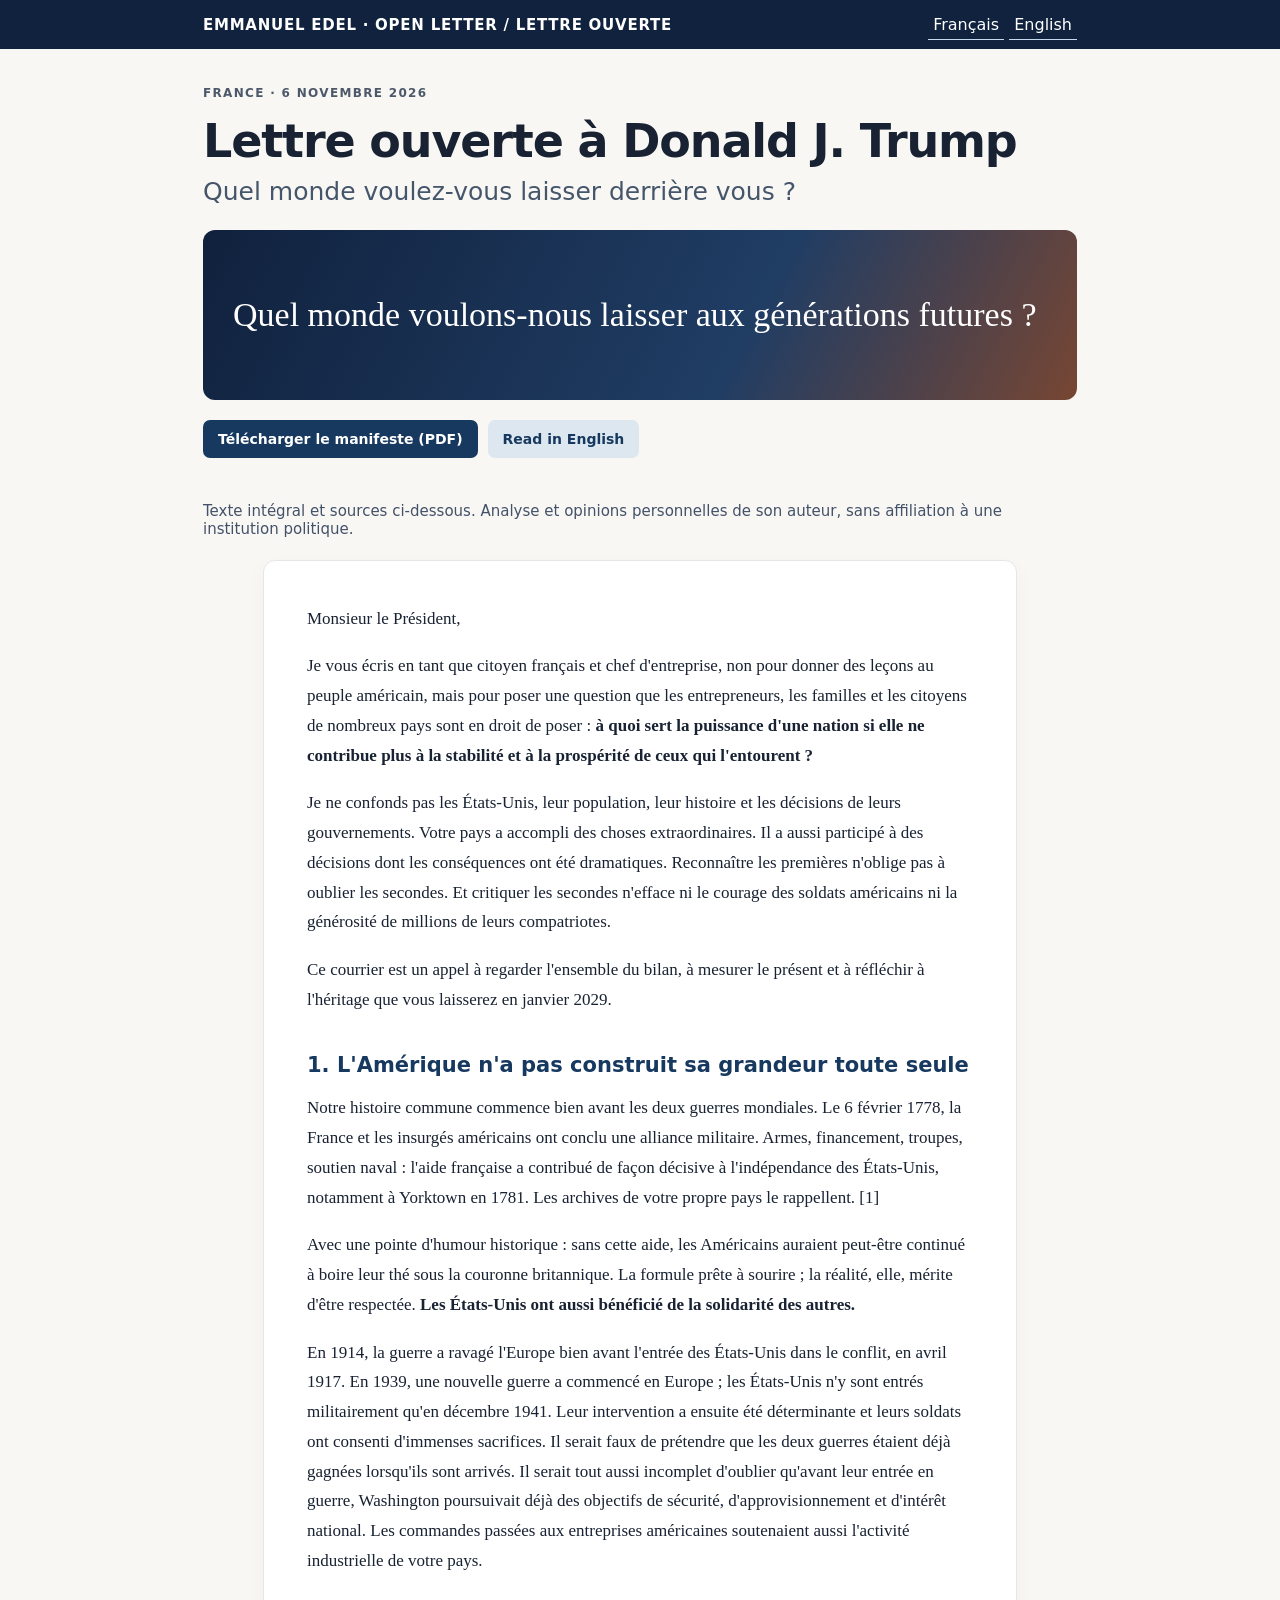
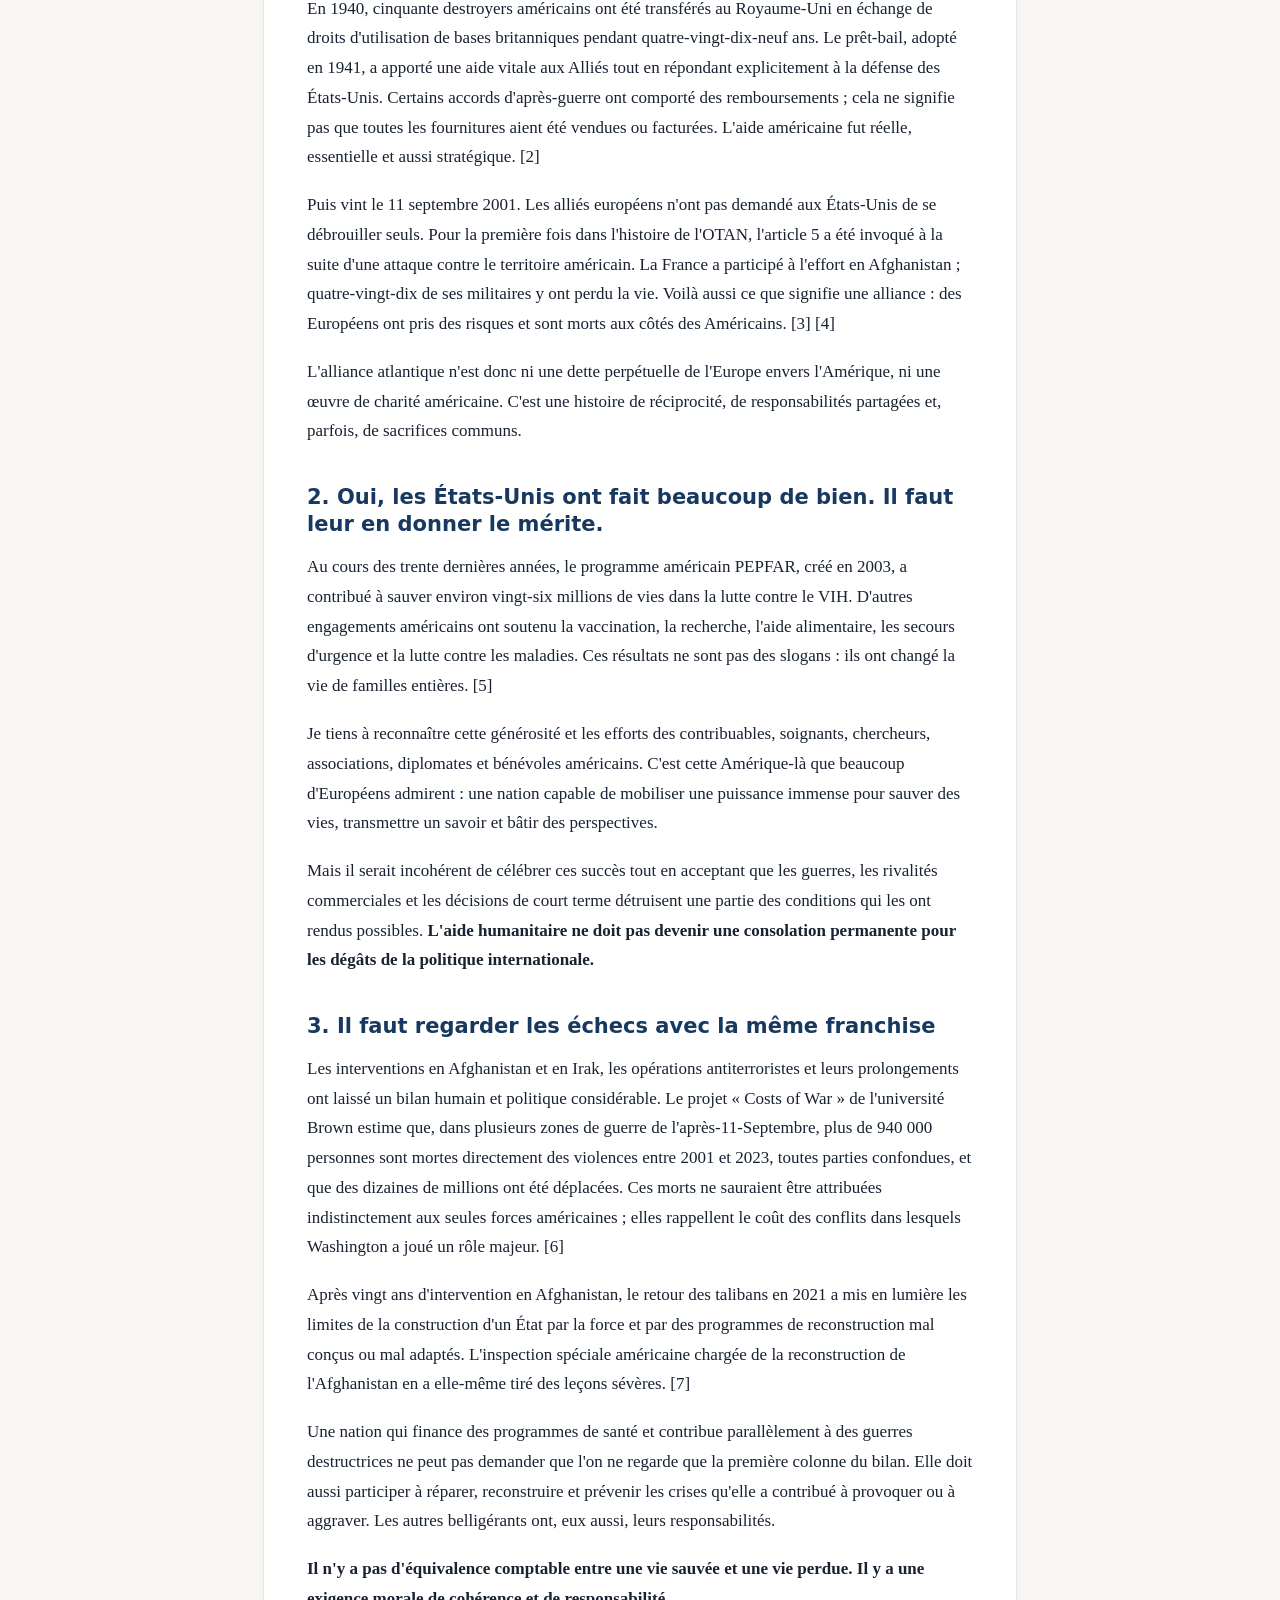
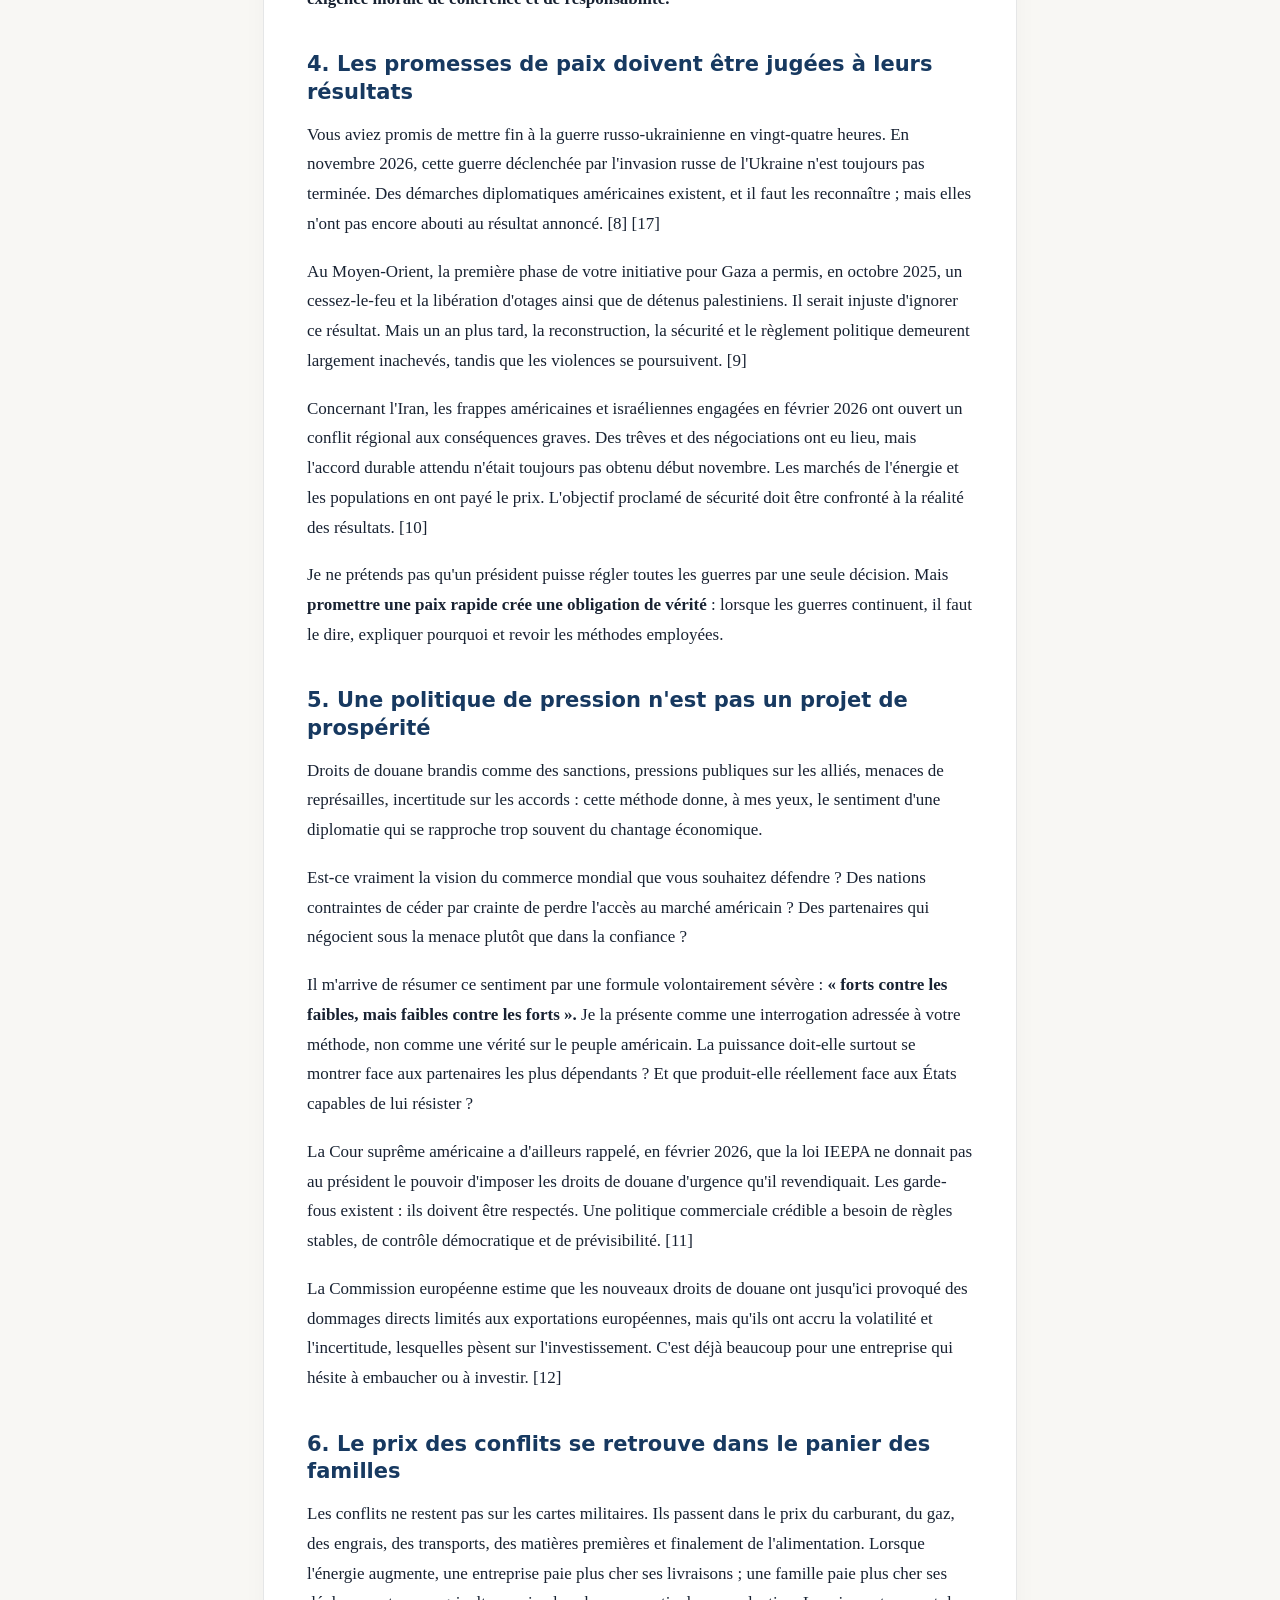
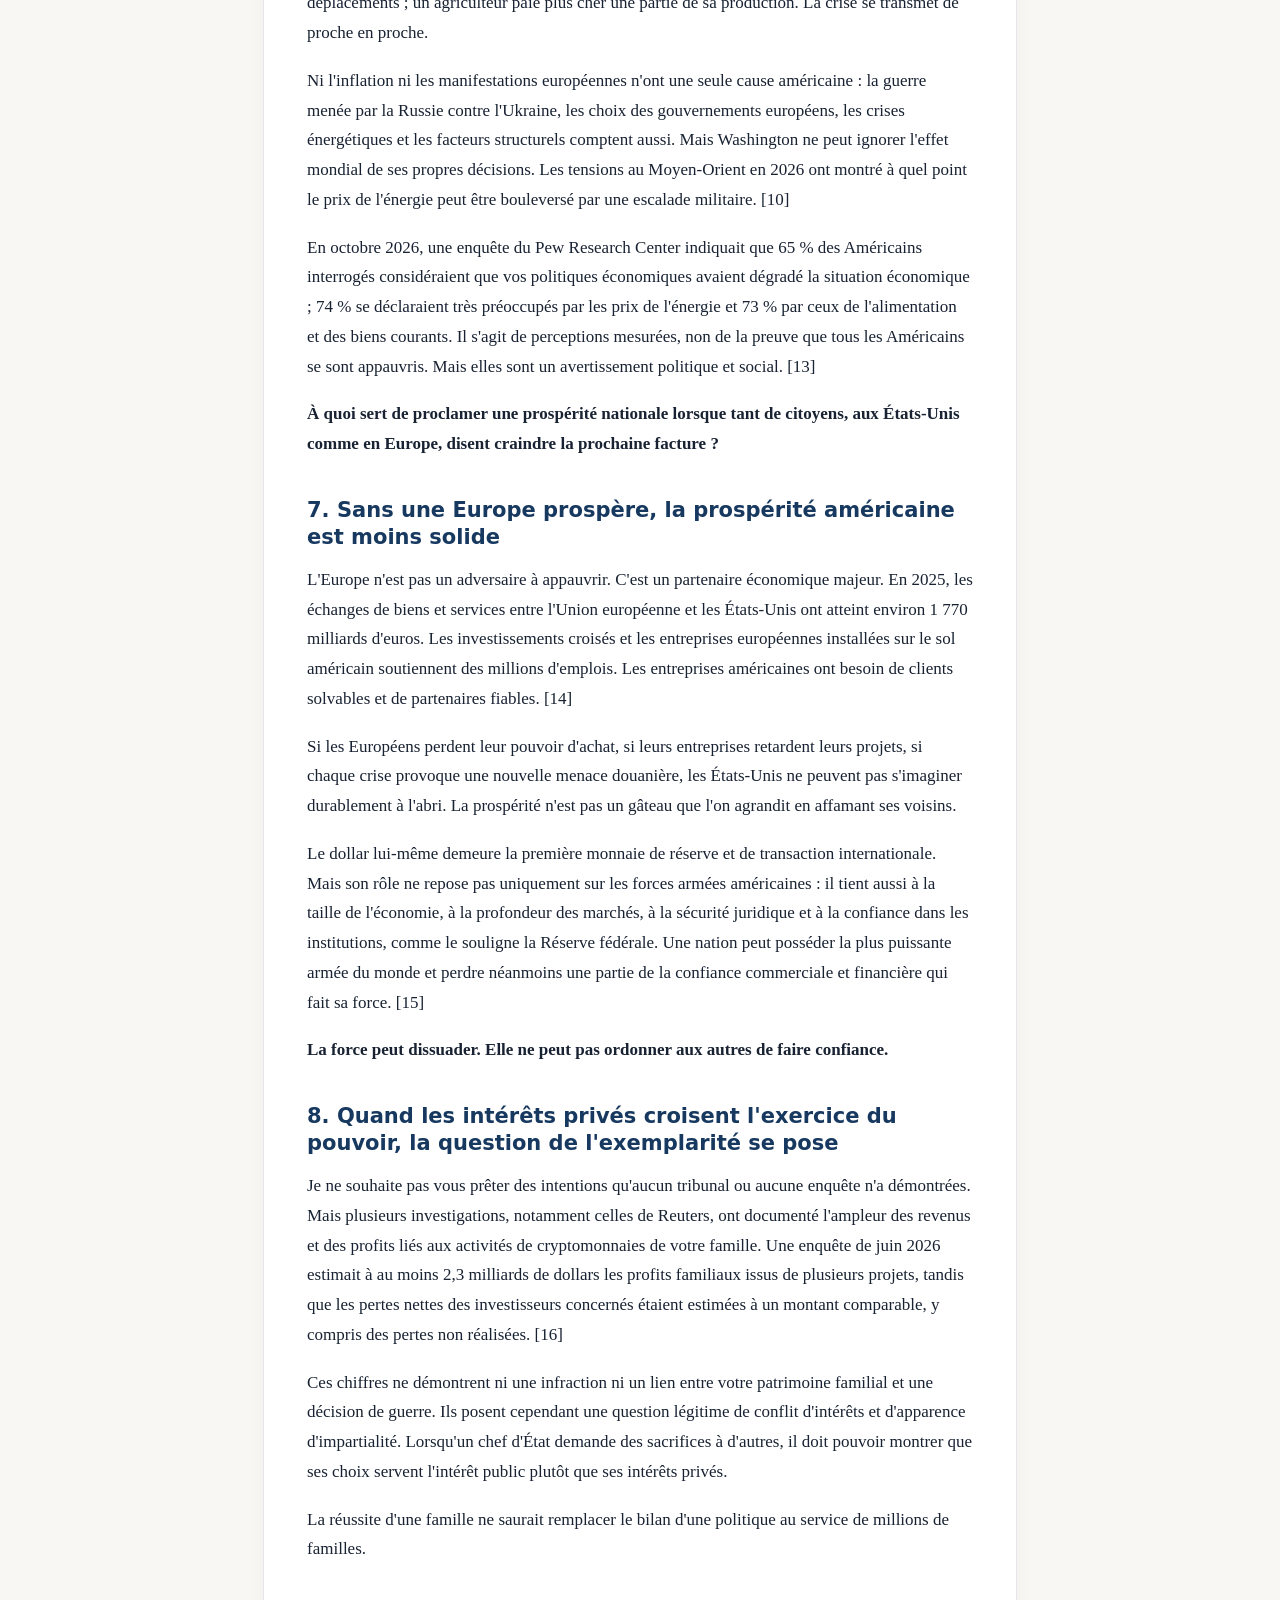
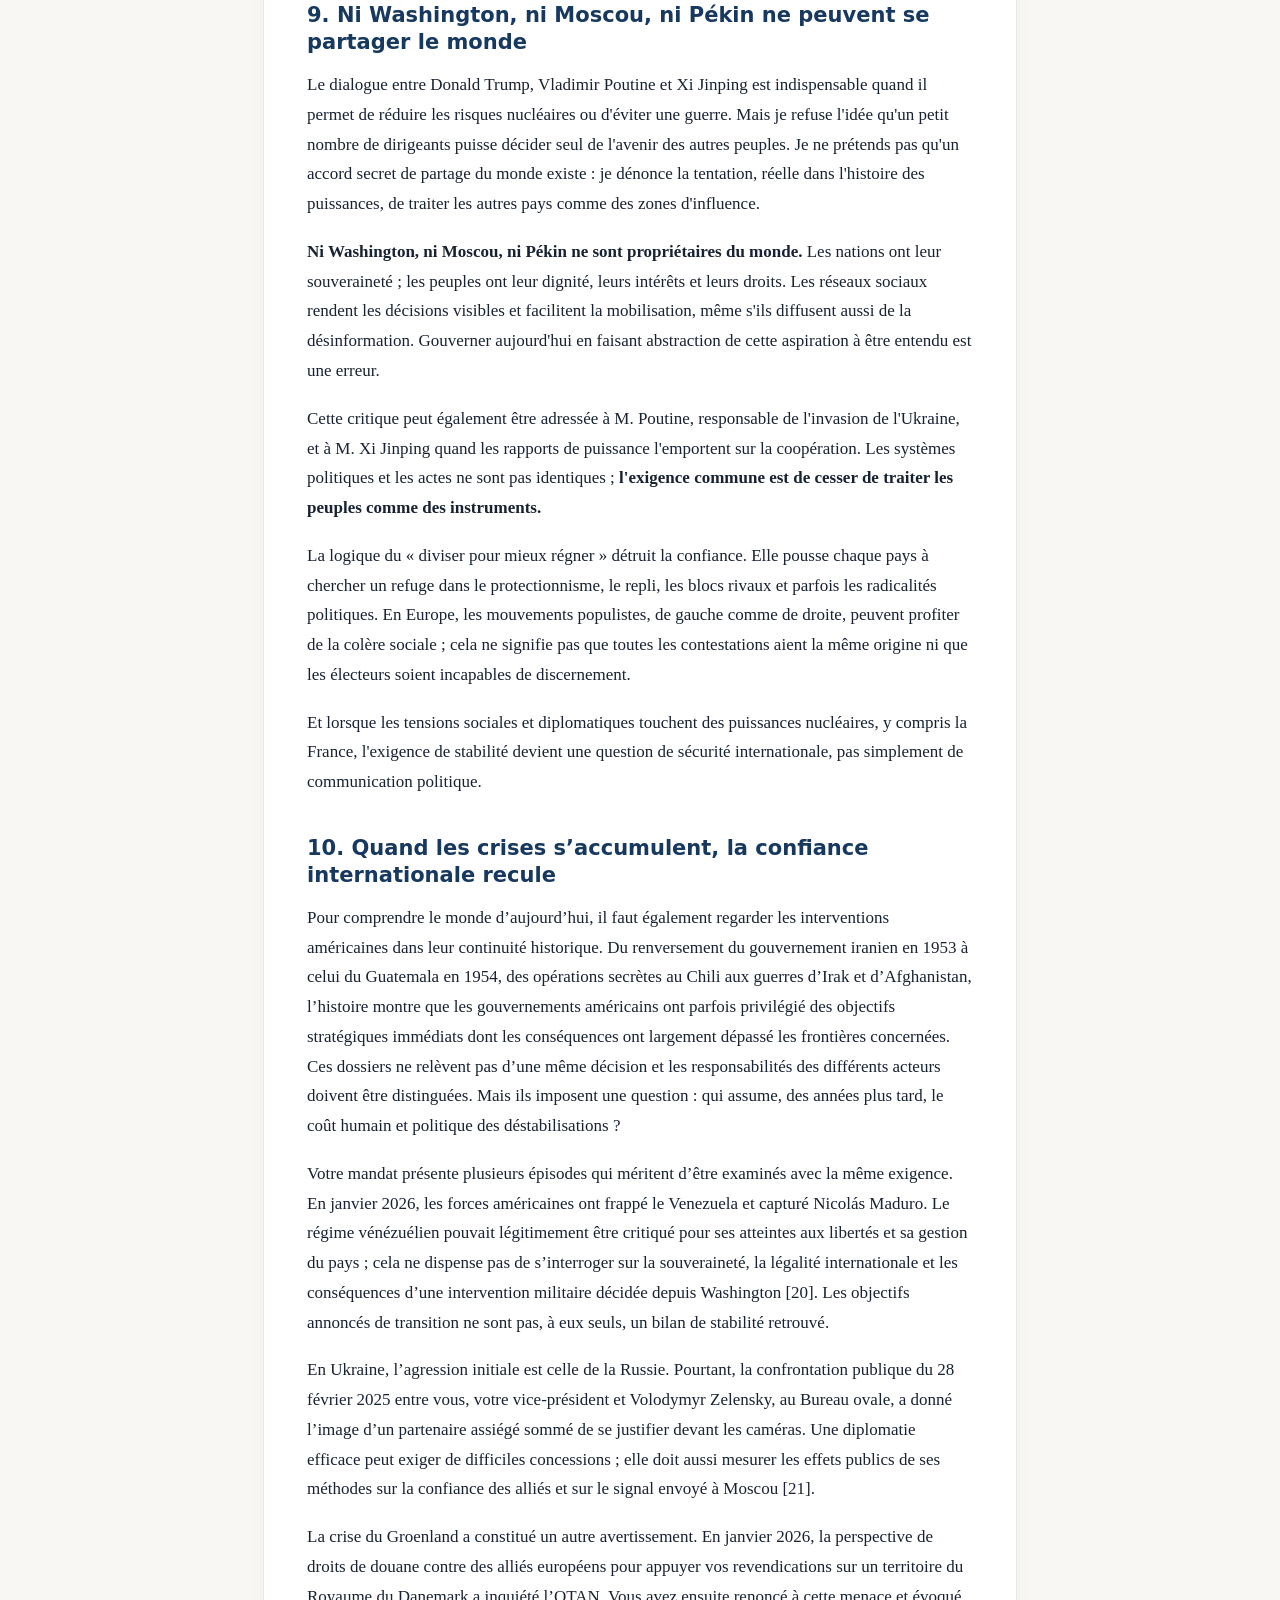
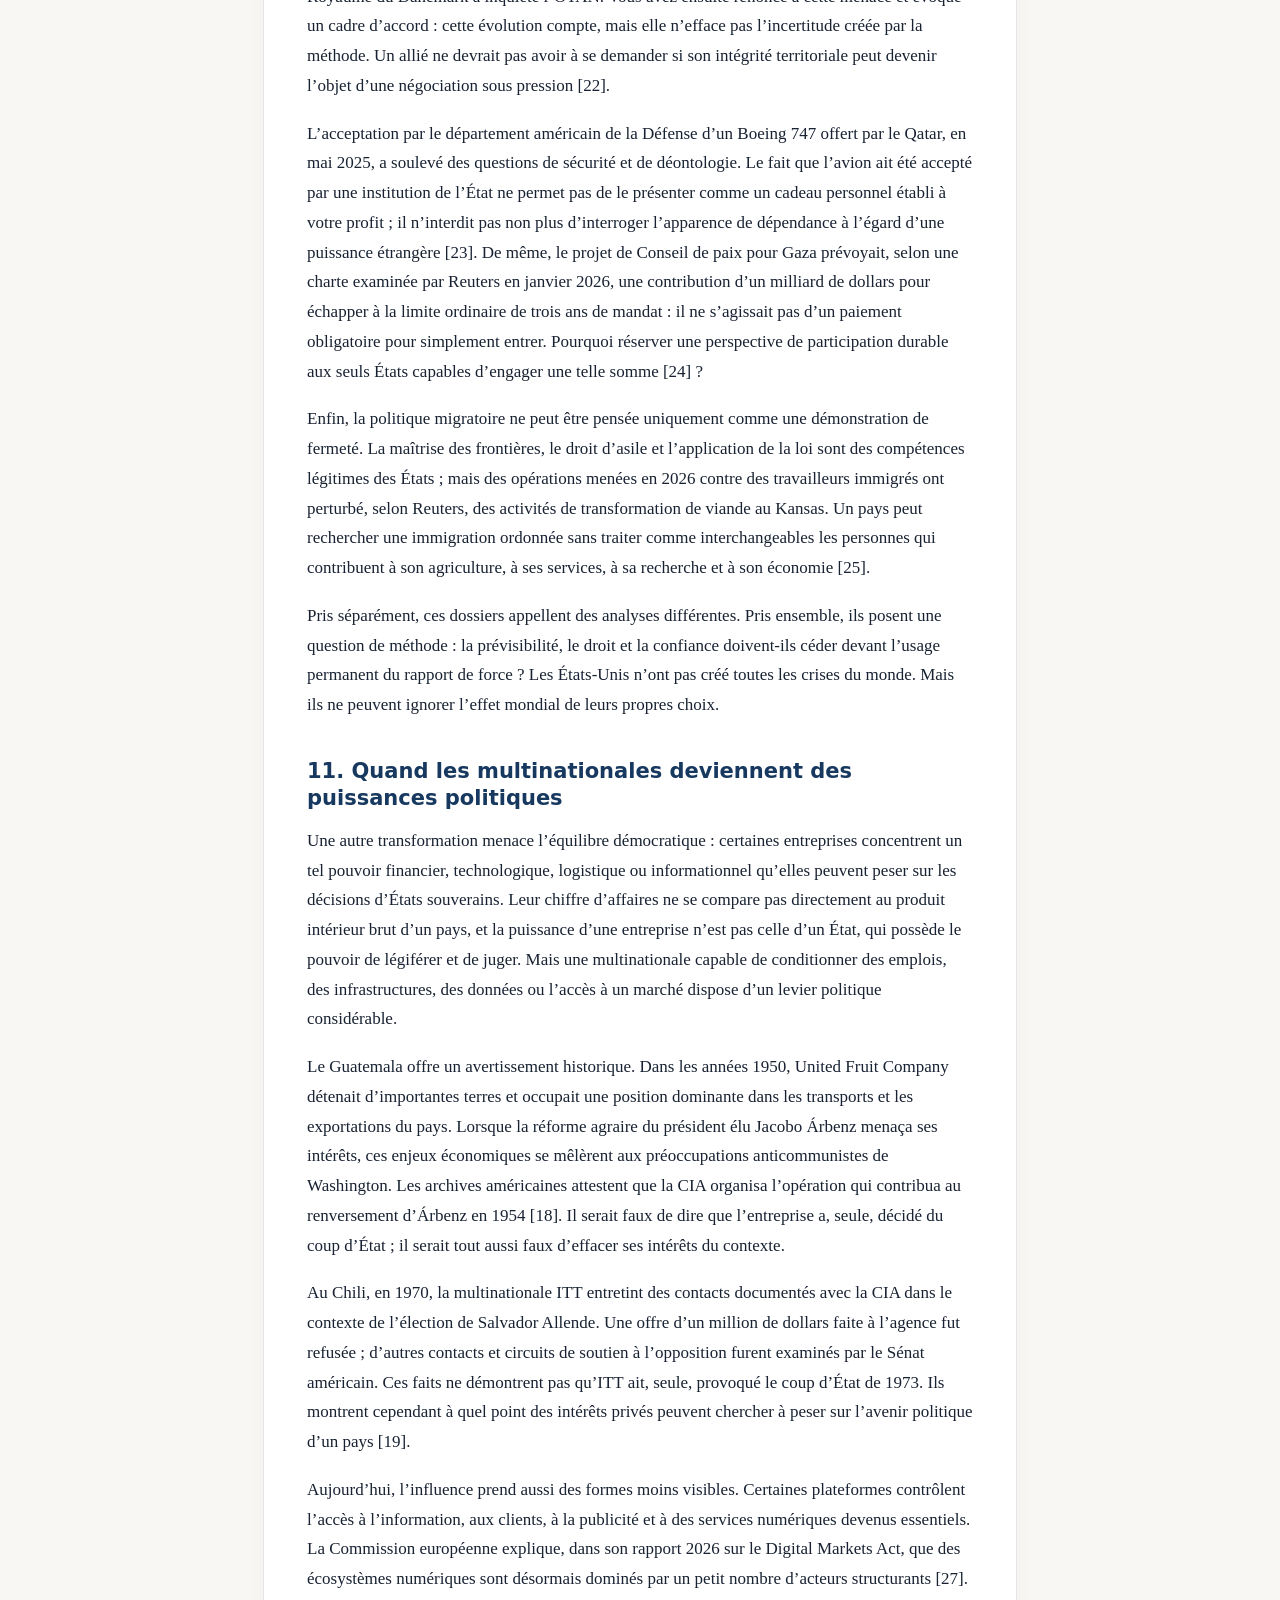
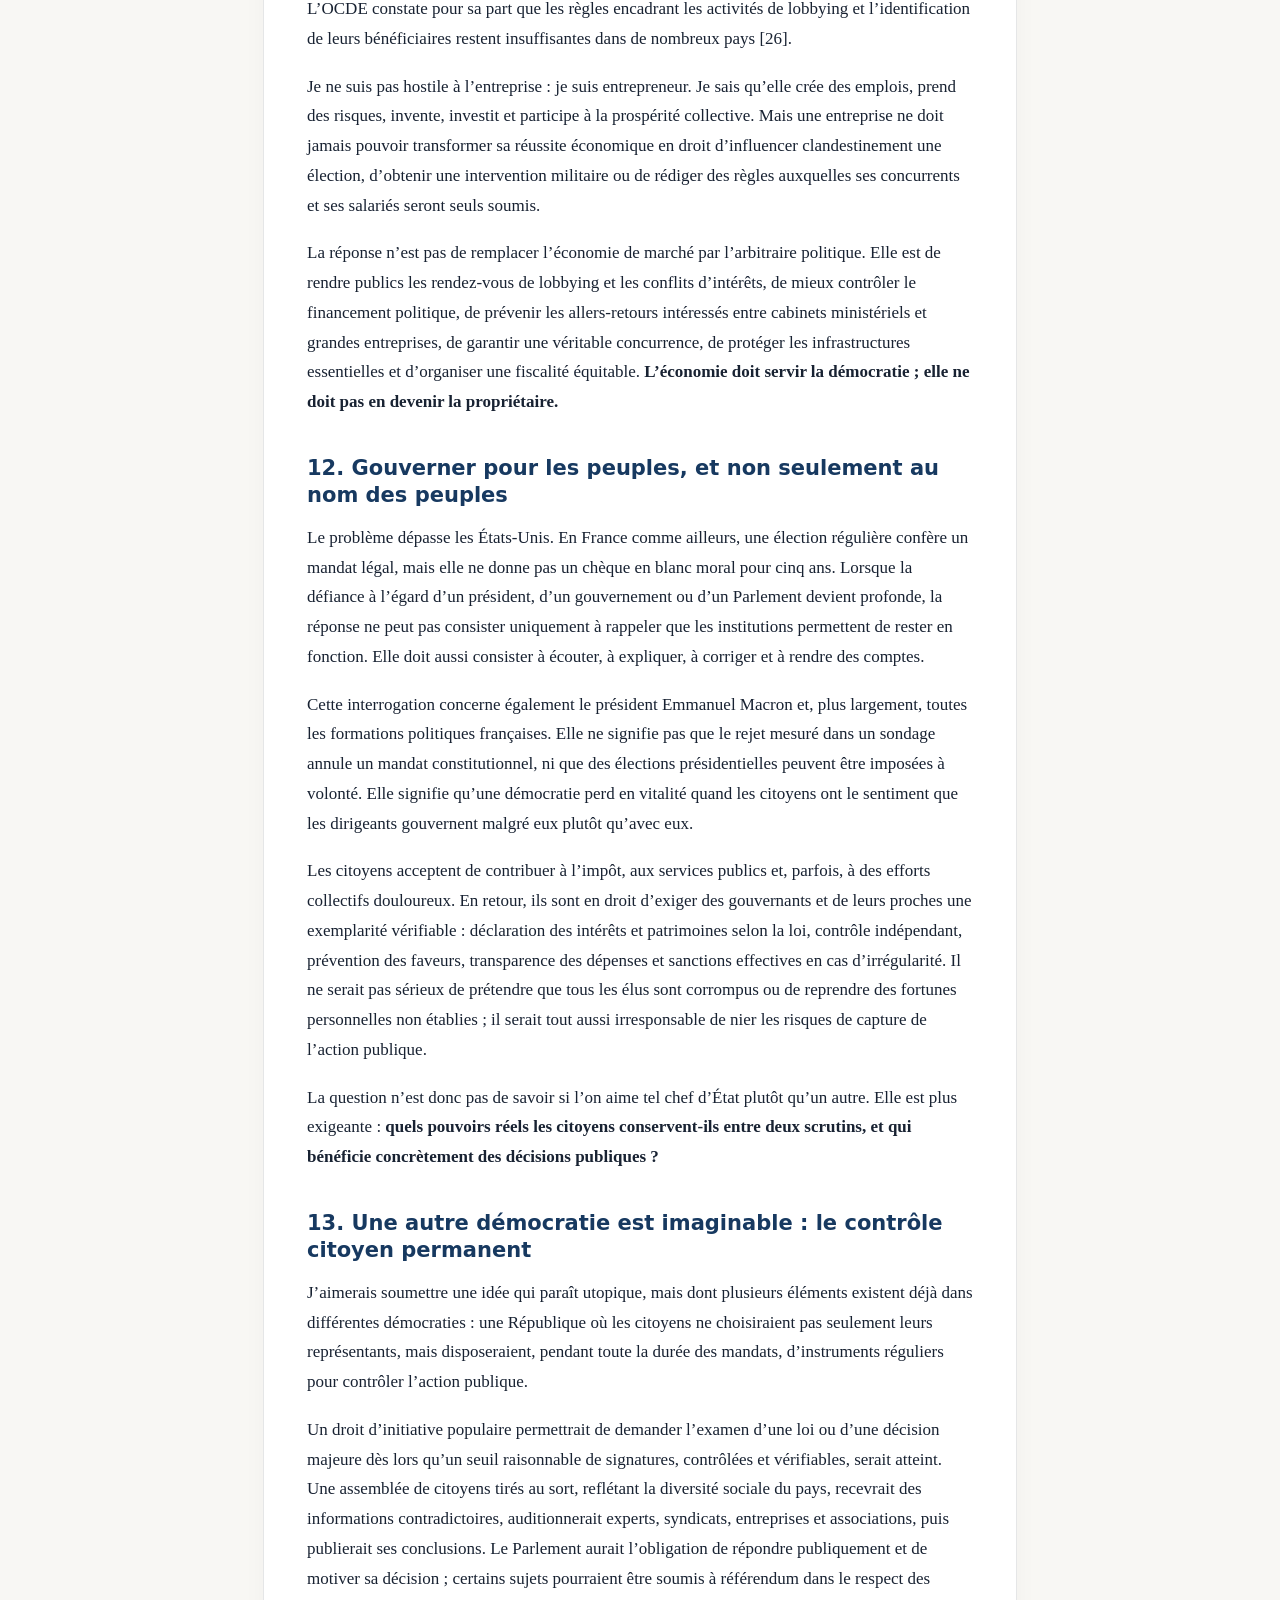
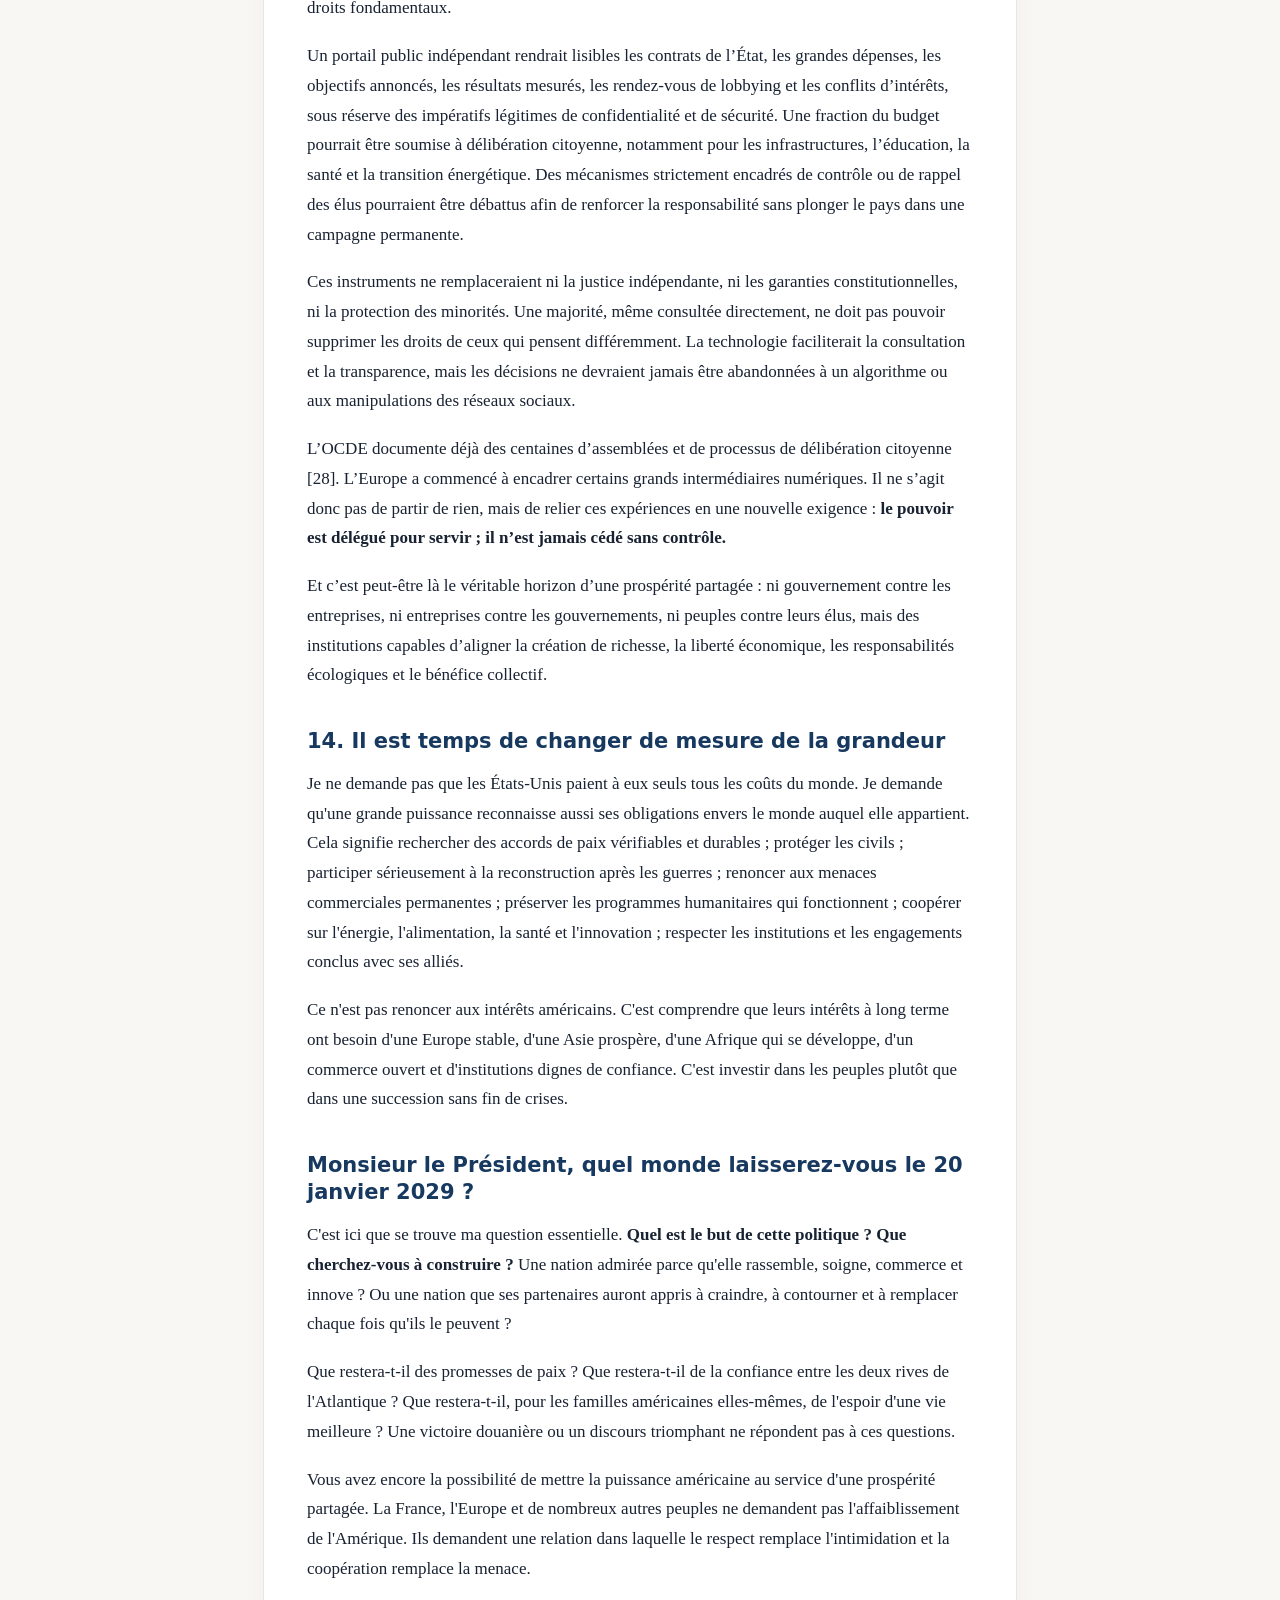
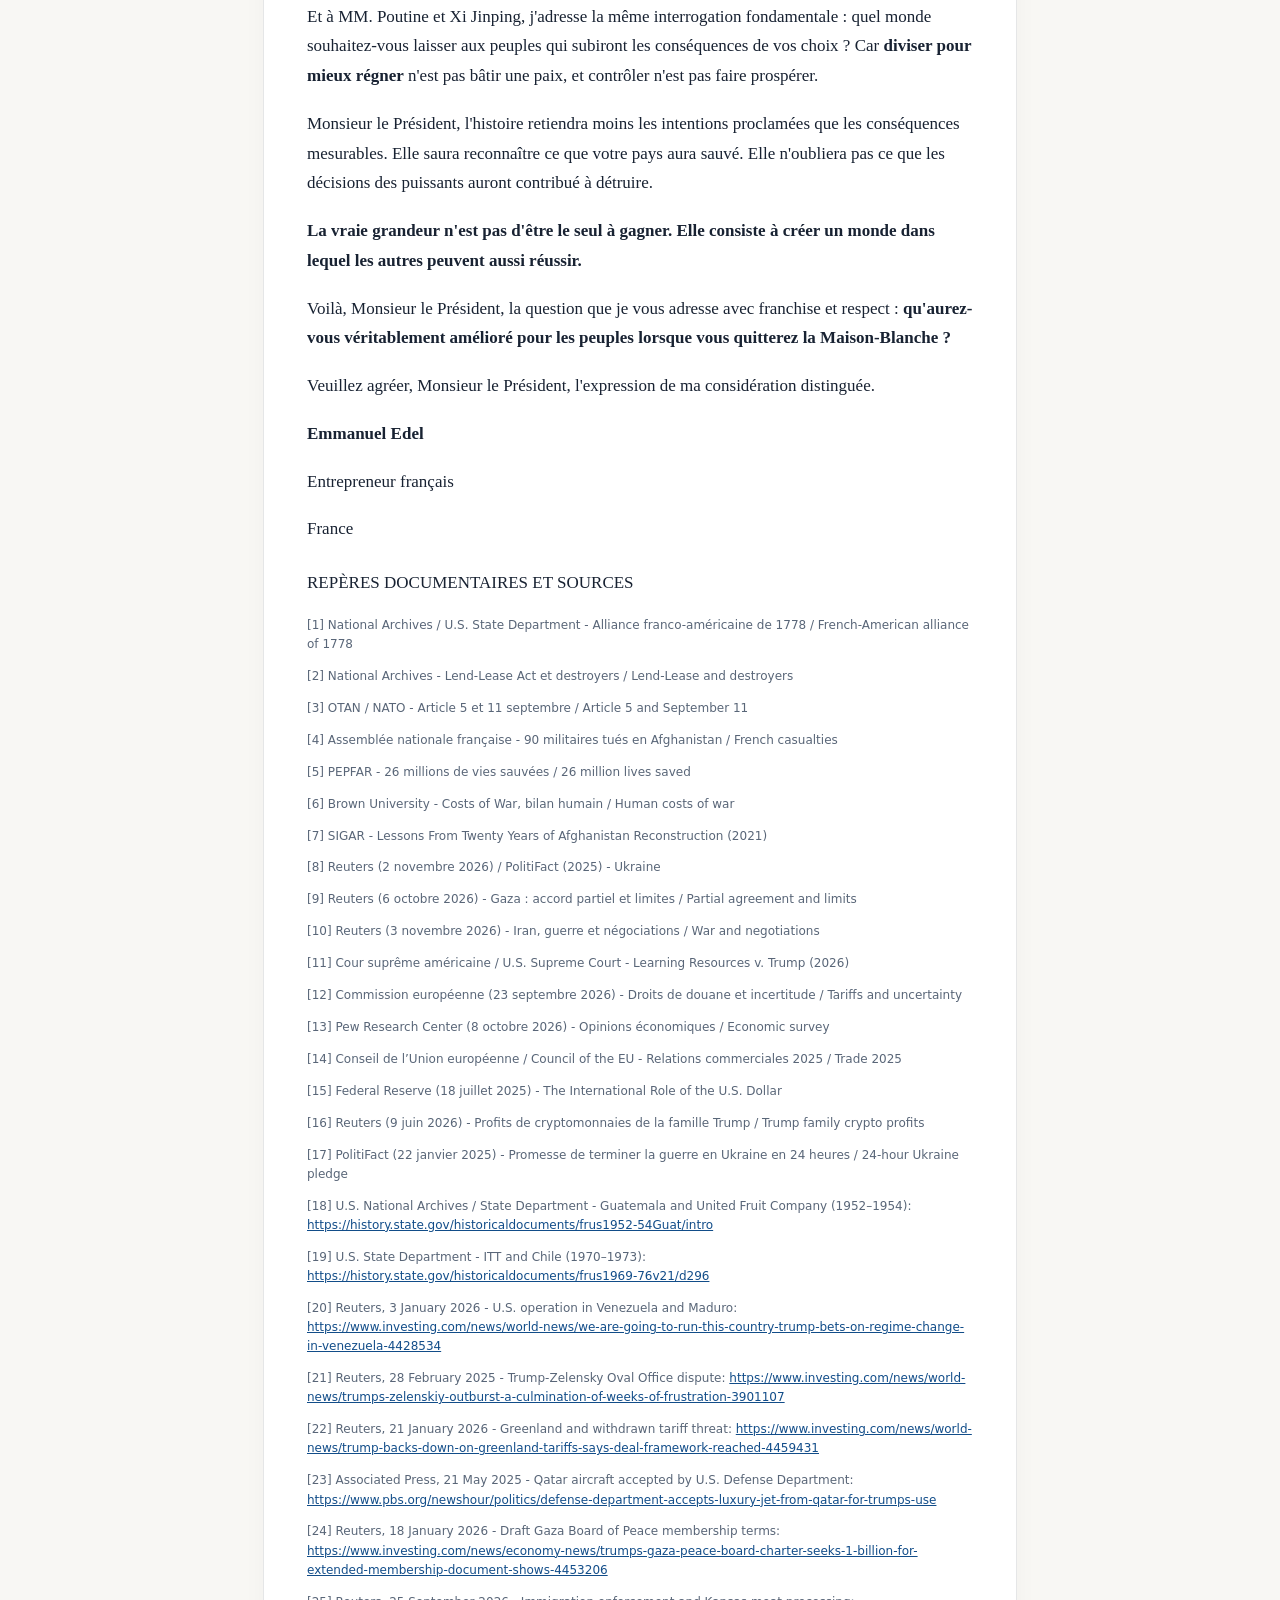
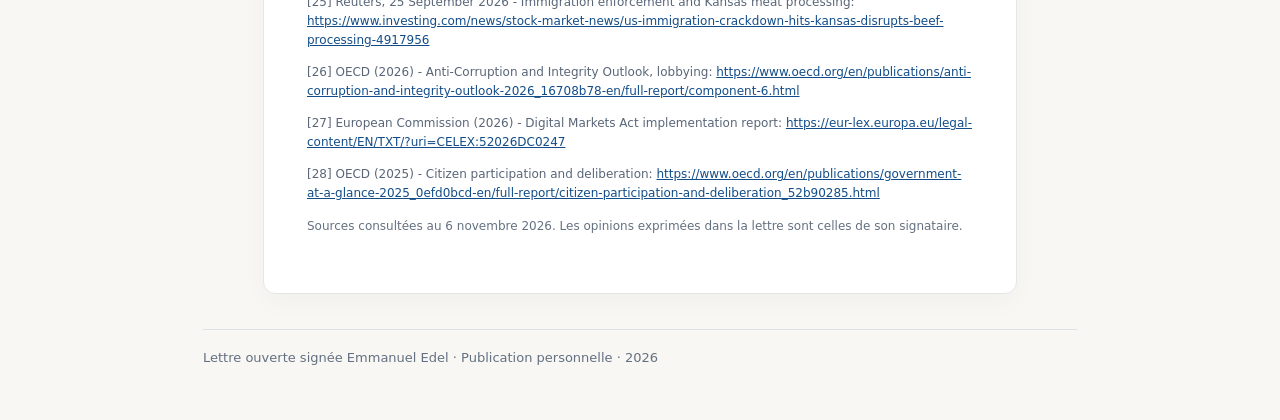
<file: fr.html>
<!DOCTYPE html>
<html lang="fr"><head><meta charset="utf-8"/><meta content="width=device-width,initial-scale=1" name="viewport"/><meta content="Quel monde voulez-vous laisser derrière vous ?" name="description"/><title>Lettre ouverte à Donald J. Trump — Emmanuel Edel</title><link href="style.css" rel="stylesheet"/><link href="index.html" hreflang="en" rel="alternate"/><link href="fr.html" hreflang="fr" rel="alternate"/><meta content="article" property="og:type"/><meta content="Lettre ouverte à Donald Trump | Emmanuel Edel" property="og:title"/><meta content="Quel monde voulez-vous laisser derrière vous ? Manifeste documenté, français et anglais." property="og:description"/><link href="https://emmanuel67140.github.io/manifeste-avenir-des-peuples/fr.html" rel="canonical"/></head>
<body><div class="top"><div><b>EMMANUEL EDEL · OPEN LETTER / LETTRE OUVERTE</b><nav aria-label="Language"><a href="fr.html" lang="fr">Français</a> <a href="index.html" lang="en">English</a></nav></div></div>
<header><div class="date">France · 6 novembre 2026</div>
<h1>Lettre ouverte à Donald J. Trump</h1><p class="dek">Quel monde voulez-vous laisser derrière vous ?</p>
<div class="hero-panel"><p>Quel monde voulons-nous laisser aux générations futures ?</p></div>
<div class="actions"><a class="btn" href="manifeste-fr.pdf" download>Télécharger le manifeste (PDF)</a><a class="btn alt" href="index.html">Read in English</a></div></header>
<p class="summary">Texte intégral et sources ci-dessous. Analyse et opinions personnelles de son auteur, sans affiliation à une institution politique.</p>
<div class="layout"><div></div><article>
<p>Monsieur le Président,</p><p>Je vous écris en tant que citoyen français et chef d'entreprise, non pour donner des leçons au peuple américain, mais pour poser une question que les entrepreneurs, les familles et les citoyens de nombreux pays sont en droit de poser : <strong>à quoi sert la puissance d'une nation si elle ne contribue plus à la stabilité et à la prospérité de ceux qui l'entourent ?</strong></p><p>Je ne confonds pas les États-Unis, leur population, leur histoire et les décisions de leurs gouvernements. Votre pays a accompli des choses extraordinaires. Il a aussi participé à des décisions dont les conséquences ont été dramatiques. Reconnaître les premières n'oblige pas à oublier les secondes. Et critiquer les secondes n'efface ni le courage des soldats américains ni la générosité de millions de leurs compatriotes.</p><p>Ce courrier est un appel à regarder l'ensemble du bilan, à mesurer le présent et à réfléchir à l'héritage que vous laisserez en janvier 2029.</p><h2 id="section-1">1. L'Amérique n'a pas construit sa grandeur toute seule</h2><p>Notre histoire commune commence bien avant les deux guerres mondiales. Le 6 février 1778, la France et les insurgés américains ont conclu une alliance militaire. Armes, financement, troupes, soutien naval : l'aide française a contribué de façon décisive à l'indépendance des États-Unis, notamment à Yorktown en 1781. Les archives de votre propre pays le rappellent. [1]</p><p>Avec une pointe d'humour historique : sans cette aide, les Américains auraient peut-être continué à boire leur thé sous la couronne britannique. La formule prête à sourire ; la réalité, elle, mérite d'être respectée. <strong>Les États-Unis ont aussi bénéficié de la solidarité des autres.</strong></p><p>En 1914, la guerre a ravagé l'Europe bien avant l'entrée des États-Unis dans le conflit, en avril 1917. En 1939, une nouvelle guerre a commencé en Europe ; les États-Unis n'y sont entrés militairement qu'en décembre 1941. Leur intervention a ensuite été déterminante et leurs soldats ont consenti d'immenses sacrifices. Il serait faux de prétendre que les deux guerres étaient déjà gagnées lorsqu'ils sont arrivés. Il serait tout aussi incomplet d'oublier qu'avant leur entrée en guerre, Washington poursuivait déjà des objectifs de sécurité, d'approvisionnement et d'intérêt national. Les commandes passées aux entreprises américaines soutenaient aussi l'activité industrielle de votre pays.</p><p>En 1940, cinquante destroyers américains ont été transférés au Royaume-Uni en échange de droits d'utilisation de bases britanniques pendant quatre-vingt-dix-neuf ans. Le prêt-bail, adopté en 1941, a apporté une aide vitale aux Alliés tout en répondant explicitement à la défense des États-Unis. Certains accords d'après-guerre ont comporté des remboursements ; cela ne signifie pas que toutes les fournitures aient été vendues ou facturées. L'aide américaine fut réelle, essentielle et aussi stratégique. [2]</p><p>Puis vint le 11 septembre 2001. Les alliés européens n'ont pas demandé aux États-Unis de se débrouiller seuls. Pour la première fois dans l'histoire de l'OTAN, l'article 5 a été invoqué à la suite d'une attaque contre le territoire américain. La France a participé à l'effort en Afghanistan ; quatre-vingt-dix de ses militaires y ont perdu la vie. Voilà aussi ce que signifie une alliance : des Européens ont pris des risques et sont morts aux côtés des Américains. [3] [4]</p><p>L'alliance atlantique n'est donc ni une dette perpétuelle de l'Europe envers l'Amérique, ni une œuvre de charité américaine. C'est une histoire de réciprocité, de responsabilités partagées et, parfois, de sacrifices communs.</p><h2 id="section-2">2. Oui, les États-Unis ont fait beaucoup de bien. Il faut leur en donner le mérite.</h2><p>Au cours des trente dernières années, le programme américain PEPFAR, créé en 2003, a contribué à sauver environ vingt-six millions de vies dans la lutte contre le VIH. D'autres engagements américains ont soutenu la vaccination, la recherche, l'aide alimentaire, les secours d'urgence et la lutte contre les maladies. Ces résultats ne sont pas des slogans : ils ont changé la vie de familles entières. [5]</p><p>Je tiens à reconnaître cette générosité et les efforts des contribuables, soignants, chercheurs, associations, diplomates et bénévoles américains. C'est cette Amérique-là que beaucoup d'Européens admirent : une nation capable de mobiliser une puissance immense pour sauver des vies, transmettre un savoir et bâtir des perspectives.</p><p>Mais il serait incohérent de célébrer ces succès tout en acceptant que les guerres, les rivalités commerciales et les décisions de court terme détruisent une partie des conditions qui les ont rendus possibles. <strong>L'aide humanitaire ne doit pas devenir une consolation permanente pour les dégâts de la politique internationale.</strong></p><h2 id="section-3">3. Il faut regarder les échecs avec la même franchise</h2><p>Les interventions en Afghanistan et en Irak, les opérations antiterroristes et leurs prolongements ont laissé un bilan humain et politique considérable. Le projet « Costs of War » de l'université Brown estime que, dans plusieurs zones de guerre de l'après-11-Septembre, plus de 940 000 personnes sont mortes directement des violences entre 2001 et 2023, toutes parties confondues, et que des dizaines de millions ont été déplacées. Ces morts ne sauraient être attribuées indistinctement aux seules forces américaines ; elles rappellent le coût des conflits dans lesquels Washington a joué un rôle majeur. [6]</p><p>Après vingt ans d'intervention en Afghanistan, le retour des talibans en 2021 a mis en lumière les limites de la construction d'un État par la force et par des programmes de reconstruction mal conçus ou mal adaptés. L'inspection spéciale américaine chargée de la reconstruction de l'Afghanistan en a elle-même tiré des leçons sévères. [7]</p><p>Une nation qui finance des programmes de santé et contribue parallèlement à des guerres destructrices ne peut pas demander que l'on ne regarde que la première colonne du bilan. Elle doit aussi participer à réparer, reconstruire et prévenir les crises qu'elle a contribué à provoquer ou à aggraver. Les autres belligérants ont, eux aussi, leurs responsabilités.</p><p><strong>Il n'y a pas d'équivalence comptable entre une vie sauvée et une vie perdue. Il y a une exigence morale de cohérence et de responsabilité.</strong></p><h2 id="section-4">4. Les promesses de paix doivent être jugées à leurs résultats</h2><p>Vous aviez promis de mettre fin à la guerre russo-ukrainienne en vingt-quatre heures. En novembre 2026, cette guerre déclenchée par l'invasion russe de l'Ukraine n'est toujours pas terminée. Des démarches diplomatiques américaines existent, et il faut les reconnaître ; mais elles n'ont pas encore abouti au résultat annoncé. [8] [17]</p><p>Au Moyen-Orient, la première phase de votre initiative pour Gaza a permis, en octobre 2025, un cessez-le-feu et la libération d'otages ainsi que de détenus palestiniens. Il serait injuste d'ignorer ce résultat. Mais un an plus tard, la reconstruction, la sécurité et le règlement politique demeurent largement inachevés, tandis que les violences se poursuivent. [9]</p><p>Concernant l'Iran, les frappes américaines et israéliennes engagées en février 2026 ont ouvert un conflit régional aux conséquences graves. Des trêves et des négociations ont eu lieu, mais l'accord durable attendu n'était toujours pas obtenu début novembre. Les marchés de l'énergie et les populations en ont payé le prix. L'objectif proclamé de sécurité doit être confronté à la réalité des résultats. [10]</p><p>Je ne prétends pas qu'un président puisse régler toutes les guerres par une seule décision. Mais <strong>promettre une paix rapide crée une obligation de vérité</strong> : lorsque les guerres continuent, il faut le dire, expliquer pourquoi et revoir les méthodes employées.</p><h2 id="section-5">5. Une politique de pression n'est pas un projet de prospérité</h2><p>Droits de douane brandis comme des sanctions, pressions publiques sur les alliés, menaces de représailles, incertitude sur les accords : cette méthode donne, à mes yeux, le sentiment d'une diplomatie qui se rapproche trop souvent du chantage économique.</p><p>Est-ce vraiment la vision du commerce mondial que vous souhaitez défendre ? Des nations contraintes de céder par crainte de perdre l'accès au marché américain ? Des partenaires qui négocient sous la menace plutôt que dans la confiance ?</p><p>Il m'arrive de résumer ce sentiment par une formule volontairement sévère : <strong>« forts contre les faibles, mais faibles contre les forts ».</strong> Je la présente comme une interrogation adressée à votre méthode, non comme une vérité sur le peuple américain. La puissance doit-elle surtout se montrer face aux partenaires les plus dépendants ? Et que produit-elle réellement face aux États capables de lui résister ?</p><p>La Cour suprême américaine a d'ailleurs rappelé, en février 2026, que la loi IEEPA ne donnait pas au président le pouvoir d'imposer les droits de douane d'urgence qu'il revendiquait. Les garde-fous existent : ils doivent être respectés. Une politique commerciale crédible a besoin de règles stables, de contrôle démocratique et de prévisibilité. [11]</p><p>La Commission européenne estime que les nouveaux droits de douane ont jusqu'ici provoqué des dommages directs limités aux exportations européennes, mais qu'ils ont accru la volatilité et l'incertitude, lesquelles pèsent sur l'investissement. C'est déjà beaucoup pour une entreprise qui hésite à embaucher ou à investir. [12]</p><h2 id="section-6">6. Le prix des conflits se retrouve dans le panier des familles</h2><p>Les conflits ne restent pas sur les cartes militaires. Ils passent dans le prix du carburant, du gaz, des engrais, des transports, des matières premières et finalement de l'alimentation. Lorsque l'énergie augmente, une entreprise paie plus cher ses livraisons ; une famille paie plus cher ses déplacements ; un agriculteur paie plus cher une partie de sa production. La crise se transmet de proche en proche.</p><p>Ni l'inflation ni les manifestations européennes n'ont une seule cause américaine : la guerre menée par la Russie contre l'Ukraine, les choix des gouvernements européens, les crises énergétiques et les facteurs structurels comptent aussi. Mais Washington ne peut ignorer l'effet mondial de ses propres décisions. Les tensions au Moyen-Orient en 2026 ont montré à quel point le prix de l'énergie peut être bouleversé par une escalade militaire. [10]</p><p>En octobre 2026, une enquête du Pew Research Center indiquait que 65 % des Américains interrogés considéraient que vos politiques économiques avaient dégradé la situation économique ; 74 % se déclaraient très préoccupés par les prix de l'énergie et 73 % par ceux de l'alimentation et des biens courants. Il s'agit de perceptions mesurées, non de la preuve que tous les Américains se sont appauvris. Mais elles sont un avertissement politique et social. [13]</p><p><strong>À quoi sert de proclamer une prospérité nationale lorsque tant de citoyens, aux États-Unis comme en Europe, disent craindre la prochaine facture ?</strong></p><h2 id="section-7">7. Sans une Europe prospère, la prospérité américaine est moins solide</h2><p>L'Europe n'est pas un adversaire à appauvrir. C'est un partenaire économique majeur. En 2025, les échanges de biens et services entre l'Union européenne et les États-Unis ont atteint environ 1 770 milliards d'euros. Les investissements croisés et les entreprises européennes installées sur le sol américain soutiennent des millions d'emplois. Les entreprises américaines ont besoin de clients solvables et de partenaires fiables. [14]</p><p>Si les Européens perdent leur pouvoir d'achat, si leurs entreprises retardent leurs projets, si chaque crise provoque une nouvelle menace douanière, les États-Unis ne peuvent pas s'imaginer durablement à l'abri. La prospérité n'est pas un gâteau que l'on agrandit en affamant ses voisins.</p><p>Le dollar lui-même demeure la première monnaie de réserve et de transaction internationale. Mais son rôle ne repose pas uniquement sur les forces armées américaines : il tient aussi à la taille de l'économie, à la profondeur des marchés, à la sécurité juridique et à la confiance dans les institutions, comme le souligne la Réserve fédérale. Une nation peut posséder la plus puissante armée du monde et perdre néanmoins une partie de la confiance commerciale et financière qui fait sa force. [15]</p><p><strong>La force peut dissuader. Elle ne peut pas ordonner aux autres de faire confiance.</strong></p><h2 id="section-8">8. Quand les intérêts privés croisent l'exercice du pouvoir, la question de l'exemplarité se pose</h2><p>Je ne souhaite pas vous prêter des intentions qu'aucun tribunal ou aucune enquête n'a démontrées. Mais plusieurs investigations, notamment celles de Reuters, ont documenté l'ampleur des revenus et des profits liés aux activités de cryptomonnaies de votre famille. Une enquête de juin 2026 estimait à au moins 2,3 milliards de dollars les profits familiaux issus de plusieurs projets, tandis que les pertes nettes des investisseurs concernés étaient estimées à un montant comparable, y compris des pertes non réalisées. [16]</p><p>Ces chiffres ne démontrent ni une infraction ni un lien entre votre patrimoine familial et une décision de guerre. Ils posent cependant une question légitime de conflit d'intérêts et d'apparence d'impartialité. Lorsqu'un chef d'État demande des sacrifices à d'autres, il doit pouvoir montrer que ses choix servent l'intérêt public plutôt que ses intérêts privés.</p><p>La réussite d'une famille ne saurait remplacer le bilan d'une politique au service de millions de familles.</p><h2 id="section-9">9. Ni Washington, ni Moscou, ni Pékin ne peuvent se partager le monde</h2><p>Le dialogue entre Donald Trump, Vladimir Poutine et Xi Jinping est indispensable quand il permet de réduire les risques nucléaires ou d'éviter une guerre. Mais je refuse l'idée qu'un petit nombre de dirigeants puisse décider seul de l'avenir des autres peuples. Je ne prétends pas qu'un accord secret de partage du monde existe : je dénonce la tentation, réelle dans l'histoire des puissances, de traiter les autres pays comme des zones d'influence.</p><p><strong>Ni Washington, ni Moscou, ni Pékin ne sont propriétaires du monde.</strong> Les nations ont leur souveraineté ; les peuples ont leur dignité, leurs intérêts et leurs droits. Les réseaux sociaux rendent les décisions visibles et facilitent la mobilisation, même s'ils diffusent aussi de la désinformation. Gouverner aujourd'hui en faisant abstraction de cette aspiration à être entendu est une erreur.</p><p>Cette critique peut également être adressée à M. Poutine, responsable de l'invasion de l'Ukraine, et à M. Xi Jinping quand les rapports de puissance l'emportent sur la coopération. Les systèmes politiques et les actes ne sont pas identiques ; <strong>l'exigence commune est de cesser de traiter les peuples comme des instruments.</strong></p><p>La logique du « diviser pour mieux régner » détruit la confiance. Elle pousse chaque pays à chercher un refuge dans le protectionnisme, le repli, les blocs rivaux et parfois les radicalités politiques. En Europe, les mouvements populistes, de gauche comme de droite, peuvent profiter de la colère sociale ; cela ne signifie pas que toutes les contestations aient la même origine ni que les électeurs soient incapables de discernement.</p><p>Et lorsque les tensions sociales et diplomatiques touchent des puissances nucléaires, y compris la France, l'exigence de stabilité devient une question de sécurité internationale, pas simplement de communication politique.</p><h2 id="section-10">10. Quand les crises s’accumulent, la confiance internationale recule</h2><p>Pour comprendre le monde d’aujourd’hui, il faut également regarder les interventions américaines dans leur continuité historique. Du renversement du gouvernement iranien en 1953 à celui du Guatemala en 1954, des opérations secrètes au Chili aux guerres d’Irak et d’Afghanistan, l’histoire montre que les gouvernements américains ont parfois privilégié des objectifs stratégiques immédiats dont les conséquences ont largement dépassé les frontières concernées. Ces dossiers ne relèvent pas d’une même décision et les responsabilités des différents acteurs doivent être distinguées. Mais ils imposent une question : qui assume, des années plus tard, le coût humain et politique des déstabilisations ?</p><p>Votre mandat présente plusieurs épisodes qui méritent d’être examinés avec la même exigence. En janvier 2026, les forces américaines ont frappé le Venezuela et capturé Nicolás Maduro. Le régime vénézuélien pouvait légitimement être critiqué pour ses atteintes aux libertés et sa gestion du pays ; cela ne dispense pas de s’interroger sur la souveraineté, la légalité internationale et les conséquences d’une intervention militaire décidée depuis Washington [20]. Les objectifs annoncés de transition ne sont pas, à eux seuls, un bilan de stabilité retrouvé.</p><p>En Ukraine, l’agression initiale est celle de la Russie. Pourtant, la confrontation publique du 28 février 2025 entre vous, votre vice-président et Volodymyr Zelensky, au Bureau ovale, a donné l’image d’un partenaire assiégé sommé de se justifier devant les caméras. Une diplomatie efficace peut exiger de difficiles concessions ; elle doit aussi mesurer les effets publics de ses méthodes sur la confiance des alliés et sur le signal envoyé à Moscou [21].</p><p>La crise du Groenland a constitué un autre avertissement. En janvier 2026, la perspective de droits de douane contre des alliés européens pour appuyer vos revendications sur un territoire du Royaume du Danemark a inquiété l’OTAN. Vous avez ensuite renoncé à cette menace et évoqué un cadre d’accord : cette évolution compte, mais elle n’efface pas l’incertitude créée par la méthode. Un allié ne devrait pas avoir à se demander si son intégrité territoriale peut devenir l’objet d’une négociation sous pression [22].</p><p>L’acceptation par le département américain de la Défense d’un Boeing 747 offert par le Qatar, en mai 2025, a soulevé des questions de sécurité et de déontologie. Le fait que l’avion ait été accepté par une institution de l’État ne permet pas de le présenter comme un cadeau personnel établi à votre profit ; il n’interdit pas non plus d’interroger l’apparence de dépendance à l’égard d’une puissance étrangère [23]. De même, le projet de Conseil de paix pour Gaza prévoyait, selon une charte examinée par Reuters en janvier 2026, une contribution d’un milliard de dollars pour échapper à la limite ordinaire de trois ans de mandat : il ne s’agissait pas d’un paiement obligatoire pour simplement entrer. Pourquoi réserver une perspective de participation durable aux seuls États capables d’engager une telle somme [24] ?</p><p>Enfin, la politique migratoire ne peut être pensée uniquement comme une démonstration de fermeté. La maîtrise des frontières, le droit d’asile et l’application de la loi sont des compétences légitimes des États ; mais des opérations menées en 2026 contre des travailleurs immigrés ont perturbé, selon Reuters, des activités de transformation de viande au Kansas. Un pays peut rechercher une immigration ordonnée sans traiter comme interchangeables les personnes qui contribuent à son agriculture, à ses services, à sa recherche et à son économie [25].</p><p>Pris séparément, ces dossiers appellent des analyses différentes. Pris ensemble, ils posent une question de méthode : la prévisibilité, le droit et la confiance doivent-ils céder devant l’usage permanent du rapport de force ? Les États-Unis n’ont pas créé toutes les crises du monde. Mais ils ne peuvent ignorer l’effet mondial de leurs propres choix.</p><h2 id="section-11">11. Quand les multinationales deviennent des puissances politiques</h2><p>Une autre transformation menace l’équilibre démocratique : certaines entreprises concentrent un tel pouvoir financier, technologique, logistique ou informationnel qu’elles peuvent peser sur les décisions d’États souverains. Leur chiffre d’affaires ne se compare pas directement au produit intérieur brut d’un pays, et la puissance d’une entreprise n’est pas celle d’un État, qui possède le pouvoir de légiférer et de juger. Mais une multinationale capable de conditionner des emplois, des infrastructures, des données ou l’accès à un marché dispose d’un levier politique considérable.</p><p>Le Guatemala offre un avertissement historique. Dans les années 1950, United Fruit Company détenait d’importantes terres et occupait une position dominante dans les transports et les exportations du pays. Lorsque la réforme agraire du président élu Jacobo Árbenz menaça ses intérêts, ces enjeux économiques se mêlèrent aux préoccupations anticommunistes de Washington. Les archives américaines attestent que la CIA organisa l’opération qui contribua au renversement d’Árbenz en 1954 [18]. Il serait faux de dire que l’entreprise a, seule, décidé du coup d’État ; il serait tout aussi faux d’effacer ses intérêts du contexte.</p><p>Au Chili, en 1970, la multinationale ITT entretint des contacts documentés avec la CIA dans le contexte de l’élection de Salvador Allende. Une offre d’un million de dollars faite à l’agence fut refusée ; d’autres contacts et circuits de soutien à l’opposition furent examinés par le Sénat américain. Ces faits ne démontrent pas qu’ITT ait, seule, provoqué le coup d’État de 1973. Ils montrent cependant à quel point des intérêts privés peuvent chercher à peser sur l’avenir politique d’un pays [19].</p><p>Aujourd’hui, l’influence prend aussi des formes moins visibles. Certaines plateformes contrôlent l’accès à l’information, aux clients, à la publicité et à des services numériques devenus essentiels. La Commission européenne explique, dans son rapport 2026 sur le Digital Markets Act, que des écosystèmes numériques sont désormais dominés par un petit nombre d’acteurs structurants [27]. L’OCDE constate pour sa part que les règles encadrant les activités de lobbying et l’identification de leurs bénéficiaires restent insuffisantes dans de nombreux pays [26].</p><p>Je ne suis pas hostile à l’entreprise : je suis entrepreneur. Je sais qu’elle crée des emplois, prend des risques, invente, investit et participe à la prospérité collective. Mais une entreprise ne doit jamais pouvoir transformer sa réussite économique en droit d’influencer clandestinement une élection, d’obtenir une intervention militaire ou de rédiger des règles auxquelles ses concurrents et ses salariés seront seuls soumis.</p><p>La réponse n’est pas de remplacer l’économie de marché par l’arbitraire politique. Elle est de rendre publics les rendez-vous de lobbying et les conflits d’intérêts, de mieux contrôler le financement politique, de prévenir les allers-retours intéressés entre cabinets ministériels et grandes entreprises, de garantir une véritable concurrence, de protéger les infrastructures essentielles et d’organiser une fiscalité équitable. <strong>L’économie doit servir la démocratie ; elle ne doit pas en devenir la propriétaire.</strong></p><h2 id="section-12">12. Gouverner pour les peuples, et non seulement au nom des peuples</h2><p>Le problème dépasse les États-Unis. En France comme ailleurs, une élection régulière confère un mandat légal, mais elle ne donne pas un chèque en blanc moral pour cinq ans. Lorsque la défiance à l’égard d’un président, d’un gouvernement ou d’un Parlement devient profonde, la réponse ne peut pas consister uniquement à rappeler que les institutions permettent de rester en fonction. Elle doit aussi consister à écouter, à expliquer, à corriger et à rendre des comptes.</p><p>Cette interrogation concerne également le président Emmanuel Macron et, plus largement, toutes les formations politiques françaises. Elle ne signifie pas que le rejet mesuré dans un sondage annule un mandat constitutionnel, ni que des élections présidentielles peuvent être imposées à volonté. Elle signifie qu’une démocratie perd en vitalité quand les citoyens ont le sentiment que les dirigeants gouvernent malgré eux plutôt qu’avec eux.</p><p>Les citoyens acceptent de contribuer à l’impôt, aux services publics et, parfois, à des efforts collectifs douloureux. En retour, ils sont en droit d’exiger des gouvernants et de leurs proches une exemplarité vérifiable : déclaration des intérêts et patrimoines selon la loi, contrôle indépendant, prévention des faveurs, transparence des dépenses et sanctions effectives en cas d’irrégularité. Il ne serait pas sérieux de prétendre que tous les élus sont corrompus ou de reprendre des fortunes personnelles non établies ; il serait tout aussi irresponsable de nier les risques de capture de l’action publique.</p><p>La question n’est donc pas de savoir si l’on aime tel chef d’État plutôt qu’un autre. Elle est plus exigeante : <strong>quels pouvoirs réels les citoyens conservent-ils entre deux scrutins, et qui bénéficie concrètement des décisions publiques ?</strong></p><h2 id="section-13">13. Une autre démocratie est imaginable : le contrôle citoyen permanent</h2><p>J’aimerais soumettre une idée qui paraît utopique, mais dont plusieurs éléments existent déjà dans différentes démocraties : une République où les citoyens ne choisiraient pas seulement leurs représentants, mais disposeraient, pendant toute la durée des mandats, d’instruments réguliers pour contrôler l’action publique.</p><p>Un droit d’initiative populaire permettrait de demander l’examen d’une loi ou d’une décision majeure dès lors qu’un seuil raisonnable de signatures, contrôlées et vérifiables, serait atteint. Une assemblée de citoyens tirés au sort, reflétant la diversité sociale du pays, recevrait des informations contradictoires, auditionnerait experts, syndicats, entreprises et associations, puis publierait ses conclusions. Le Parlement aurait l’obligation de répondre publiquement et de motiver sa décision ; certains sujets pourraient être soumis à référendum dans le respect des droits fondamentaux.</p><p>Un portail public indépendant rendrait lisibles les contrats de l’État, les grandes dépenses, les objectifs annoncés, les résultats mesurés, les rendez-vous de lobbying et les conflits d’intérêts, sous réserve des impératifs légitimes de confidentialité et de sécurité. Une fraction du budget pourrait être soumise à délibération citoyenne, notamment pour les infrastructures, l’éducation, la santé et la transition énergétique. Des mécanismes strictement encadrés de contrôle ou de rappel des élus pourraient être débattus afin de renforcer la responsabilité sans plonger le pays dans une campagne permanente.</p><p>Ces instruments ne remplaceraient ni la justice indépendante, ni les garanties constitutionnelles, ni la protection des minorités. Une majorité, même consultée directement, ne doit pas pouvoir supprimer les droits de ceux qui pensent différemment. La technologie faciliterait la consultation et la transparence, mais les décisions ne devraient jamais être abandonnées à un algorithme ou aux manipulations des réseaux sociaux.</p><p>L’OCDE documente déjà des centaines d’assemblées et de processus de délibération citoyenne [28]. L’Europe a commencé à encadrer certains grands intermédiaires numériques. Il ne s’agit donc pas de partir de rien, mais de relier ces expériences en une nouvelle exigence : <strong>le pouvoir est délégué pour servir ; il n’est jamais cédé sans contrôle.</strong></p><p>Et c’est peut-être là le véritable horizon d’une prospérité partagée : ni gouvernement contre les entreprises, ni entreprises contre les gouvernements, ni peuples contre leurs élus, mais des institutions capables d’aligner la création de richesse, la liberté économique, les responsabilités écologiques et le bénéfice collectif.</p><h2 id="section-14">14. Il est temps de changer de mesure de la grandeur</h2><p>Je ne demande pas que les États-Unis paient à eux seuls tous les coûts du monde. Je demande qu'une grande puissance reconnaisse aussi ses obligations envers le monde auquel elle appartient. Cela signifie rechercher des accords de paix vérifiables et durables ; protéger les civils ; participer sérieusement à la reconstruction après les guerres ; renoncer aux menaces commerciales permanentes ; préserver les programmes humanitaires qui fonctionnent ; coopérer sur l'énergie, l'alimentation, la santé et l'innovation ; respecter les institutions et les engagements conclus avec ses alliés.</p><p>Ce n'est pas renoncer aux intérêts américains. C'est comprendre que leurs intérêts à long terme ont besoin d'une Europe stable, d'une Asie prospère, d'une Afrique qui se développe, d'un commerce ouvert et d'institutions dignes de confiance. C'est investir dans les peuples plutôt que dans une succession sans fin de crises.</p><h2 id="section-15">Monsieur le Président, quel monde laisserez-vous le 20 janvier 2029 ?</h2><p>C'est ici que se trouve ma question essentielle. <strong>Quel est le but de cette politique ? Que cherchez-vous à construire ?</strong> Une nation admirée parce qu'elle rassemble, soigne, commerce et innove ? Ou une nation que ses partenaires auront appris à craindre, à contourner et à remplacer chaque fois qu'ils le peuvent ?</p><p>Que restera-t-il des promesses de paix ? Que restera-t-il de la confiance entre les deux rives de l'Atlantique ? Que restera-t-il, pour les familles américaines elles-mêmes, de l'espoir d'une vie meilleure ? Une victoire douanière ou un discours triomphant ne répondent pas à ces questions.</p><p>Vous avez encore la possibilité de mettre la puissance américaine au service d'une prospérité partagée. La France, l'Europe et de nombreux autres peuples ne demandent pas l'affaiblissement de l'Amérique. Ils demandent une relation dans laquelle le respect remplace l'intimidation et la coopération remplace la menace.</p><p>Et à MM. Poutine et Xi Jinping, j'adresse la même interrogation fondamentale : quel monde souhaitez-vous laisser aux peuples qui subiront les conséquences de vos choix ? Car <strong>diviser pour mieux régner</strong> n'est pas bâtir une paix, et contrôler n'est pas faire prospérer.</p><p>Monsieur le Président, l'histoire retiendra moins les intentions proclamées que les conséquences mesurables. Elle saura reconnaître ce que votre pays aura sauvé. Elle n'oubliera pas ce que les décisions des puissants auront contribué à détruire.</p><p><strong>La vraie grandeur n'est pas d'être le seul à gagner. Elle consiste à créer un monde dans lequel les autres peuvent aussi réussir.</strong></p><p>Voilà, Monsieur le Président, la question que je vous adresse avec franchise et respect : <strong>qu'aurez-vous véritablement amélioré pour les peuples lorsque vous quitterez la Maison-Blanche ?</strong></p><p>Veuillez agréer, Monsieur le Président, l'expression de ma considération distinguée.</p><p><strong>Emmanuel Edel</strong></p><p>Entrepreneur français</p><p>France</p><p class="signed">REPÈRES DOCUMENTAIRES ET SOURCES</p><p class="source">[1] National Archives / U.S. State Department - Alliance franco-américaine de 1778 / French-American alliance of 1778</p><p class="source">[2] National Archives - Lend-Lease Act et destroyers / Lend-Lease and destroyers</p><p class="source">[3] OTAN / NATO - Article 5 et 11 septembre / Article 5 and September 11</p><p class="source">[4] Assemblée nationale française - 90 militaires tués en Afghanistan / French casualties</p><p class="source">[5] PEPFAR - 26 millions de vies sauvées / 26 million lives saved</p><p class="source">[6] Brown University - Costs of War, bilan humain / Human costs of war</p><p class="source">[7] SIGAR - Lessons From Twenty Years of Afghanistan Reconstruction (2021)</p><p class="source">[8] Reuters (2 novembre 2026) / PolitiFact (2025) - Ukraine</p><p class="source">[9] Reuters (6 octobre 2026) - Gaza : accord partiel et limites / Partial agreement and limits</p><p class="source">[10] Reuters (3 novembre 2026) - Iran, guerre et négociations / War and negotiations</p><p class="source">[11] Cour suprême américaine / U.S. Supreme Court - Learning Resources v. Trump (2026)</p><p class="source">[12] Commission européenne (23 septembre 2026) - Droits de douane et incertitude / Tariffs and uncertainty</p><p class="source">[13] Pew Research Center (8 octobre 2026) - Opinions économiques / Economic survey</p><p class="source">[14] Conseil de l’Union européenne / Council of the EU - Relations commerciales 2025 / Trade 2025</p><p class="source">[15] Federal Reserve (18 juillet 2025) - The International Role of the U.S. Dollar</p><p class="source">[16] Reuters (9 juin 2026) - Profits de cryptomonnaies de la famille Trump / Trump family crypto profits</p><p class="source">[17] PolitiFact (22 janvier 2025) - Promesse de terminer la guerre en Ukraine en 24 heures / 24-hour Ukraine pledge</p><p class="source">[18] U.S. National Archives / State Department - Guatemala and United Fruit Company (1952–1954): <a href="https://history.state.gov/historicaldocuments/frus1952-54Guat/intro" rel="noopener noreferrer" target="_blank">https://history.state.gov/historicaldocuments/frus1952-54Guat/intro</a></p><p class="source">[19] U.S. State Department - ITT and Chile (1970–1973): <a href="https://history.state.gov/historicaldocuments/frus1969-76v21/d296" rel="noopener noreferrer" target="_blank">https://history.state.gov/historicaldocuments/frus1969-76v21/d296</a></p><p class="source">[20] Reuters, 3 January 2026 - U.S. operation in Venezuela and Maduro: <a href="https://www.investing.com/news/world-news/we-are-going-to-run-this-country-trump-bets-on-regime-change-in-venezuela-4428534" rel="noopener noreferrer" target="_blank">https://www.investing.com/news/world-news/we-are-going-to-run-this-country-trump-bets-on-regime-change-in-venezuela-4428534</a></p><p class="source">[21] Reuters, 28 February 2025 - Trump-Zelensky Oval Office dispute: <a href="https://www.investing.com/news/world-news/trumps-zelenskiy-outburst-a-culmination-of-weeks-of-frustration-3901107" rel="noopener noreferrer" target="_blank">https://www.investing.com/news/world-news/trumps-zelenskiy-outburst-a-culmination-of-weeks-of-frustration-3901107</a></p><p class="source">[22] Reuters, 21 January 2026 - Greenland and withdrawn tariff threat: <a href="https://www.investing.com/news/world-news/trump-backs-down-on-greenland-tariffs-says-deal-framework-reached-4459431" rel="noopener noreferrer" target="_blank">https://www.investing.com/news/world-news/trump-backs-down-on-greenland-tariffs-says-deal-framework-reached-4459431</a></p><p class="source">[23] Associated Press, 21 May 2025 - Qatar aircraft accepted by U.S. Defense Department: <a href="https://www.pbs.org/newshour/politics/defense-department-accepts-luxury-jet-from-qatar-for-trumps-use" rel="noopener noreferrer" target="_blank">https://www.pbs.org/newshour/politics/defense-department-accepts-luxury-jet-from-qatar-for-trumps-use</a></p><p class="source">[24] Reuters, 18 January 2026 - Draft Gaza Board of Peace membership terms: <a href="https://www.investing.com/news/economy-news/trumps-gaza-peace-board-charter-seeks-1-billion-for-extended-membership-document-shows-4453206" rel="noopener noreferrer" target="_blank">https://www.investing.com/news/economy-news/trumps-gaza-peace-board-charter-seeks-1-billion-for-extended-membership-document-shows-4453206</a></p><p class="source">[25] Reuters, 25 September 2026 - Immigration enforcement and Kansas meat processing: <a href="https://www.investing.com/news/stock-market-news/us-immigration-crackdown-hits-kansas-disrupts-beef-processing-4917956" rel="noopener noreferrer" target="_blank">https://www.investing.com/news/stock-market-news/us-immigration-crackdown-hits-kansas-disrupts-beef-processing-4917956</a></p><p class="source">[26] OECD (2026) - Anti-Corruption and Integrity Outlook, lobbying: <a href="https://www.oecd.org/en/publications/anti-corruption-and-integrity-outlook-2026_16708b78-en/full-report/component-6.html" rel="noopener noreferrer" target="_blank">https://www.oecd.org/en/publications/anti-corruption-and-integrity-outlook-2026_16708b78-en/full-report/component-6.html</a></p><p class="source">[27] European Commission (2026) - Digital Markets Act implementation report: <a href="https://eur-lex.europa.eu/legal-content/EN/TXT/?uri=CELEX:52026DC0247" rel="noopener noreferrer" target="_blank">https://eur-lex.europa.eu/legal-content/EN/TXT/?uri=CELEX:52026DC0247</a></p><p class="source">[28] OECD (2025) - Citizen participation and deliberation: <a href="https://www.oecd.org/en/publications/government-at-a-glance-2025_0efd0bcd-en/full-report/citizen-participation-and-deliberation_52b90285.html" rel="noopener noreferrer" target="_blank">https://www.oecd.org/en/publications/government-at-a-glance-2025_0efd0bcd-en/full-report/citizen-participation-and-deliberation_52b90285.html</a></p><p class="disclaimer">Sources consultées au 6 novembre 2026. Les opinions exprimées dans la lettre sont celles de son signataire.</p>
</article></div>
<footer class="foot"><hr/>Lettre ouverte signée Emmanuel Edel · Publication personnelle · 2026</footer>
</body></html>
</file>
<file: style.css>
:root{font-family:system-ui,-apple-system,BlinkMacSystemFont,"Segoe UI",sans-serif;color:#182232;background:#f8f7f4}
*{box-sizing:border-box}body{margin:0}a{color:#124d89}a:hover{text-decoration-thickness:2px}
.top{background:#10223e;color:white}.top>div,.layout,.foot{max-width:920px;margin:0 auto;padding:0 23px}
.top>div{display:flex;justify-content:space-between;gap:18px;align-items:center;padding-top:15px;padding-bottom:15px}
.top b{font-size:15px;letter-spacing:.05em}.top a{color:white;text-decoration:none;border-bottom:1px solid #c5d9ee;padding:5px}
header{max-width:920px;margin:0 auto;padding:37px 23px 24px}.date{font-size:12px;font-weight:650;letter-spacing:.11em;text-transform:uppercase;color:#4d596a}
h1{font-size:clamp(28px,5vw,46px);line-height:1.1;letter-spacing:-.025em;margin:16px 0 10px}.dek{font-size:clamp(18px,2.6vw,25px);color:#45566b;margin:0 0 24px}
.heroimg{display:block;width:100%;max-height:490px;object-fit:contain;background:#091322;border-radius:10px;box-shadow:0 6px 35px rgba(0,0,0,.11)}
.actions{display:flex;gap:10px;flex-wrap:wrap;margin:20px 0 6px}.btn{display:inline-block;padding:11px 15px;background:#173960;border-radius:7px;color:white;font-weight:650;text-decoration:none;font-size:14px}.btn.alt{color:#173960;background:#dce7f0}
.summary{max-width:920px;padding:14px 23px 12px;margin:0 auto;font-size:15px;color:#435269}.layout{display:block;max-width:800px;margin:0 auto}
article{background:white;border:1px solid #e5e6e7;border-radius:12px;padding:clamp(20px,4vw,43px);margin:10px auto 35px;box-shadow:0 8px 25px rgba(0,0,0,.03);line-height:1.75;font-family:Georgia,"Times New Roman",serif;font-size:17px}
article p{margin:0 0 1.06em}article h2{font-family:system-ui,-apple-system,sans-serif;font-size:21px;line-height:1.3;margin:1.8em 0 .65em;color:#173960;break-after:avoid}article strong{font-weight:bold}article .source{font-family:system-ui,sans-serif;font-size:12px;line-height:1.6;overflow-wrap:anywhere;color:#596678}article .signed{margin-top:24px}article .disclaimer{font-size:12px;font-family:system-ui,sans-serif;color:#647181}
.foot{padding-bottom:55px;font-size:13px;color:#637081}.foot hr{border:0;border-top:1px solid #dce1e7;margin-bottom:20px}
.hero-panel{background:linear-gradient(118deg,#10213d 0%,#203d64 62%,#774633 100%);color:white;padding:36px 30px;border-radius:12px;margin:22px 0 12px;min-height:170px;display:flex;align-items:center}.hero-panel p{font-family:Georgia,serif;font-size:clamp(23px,3.8vw,34px);line-height:1.28;margin:0}
@media(max-width:550px){.top>div{align-items:start;flex-direction:column}.top b{font-size:12px}header{padding-top:25px}article{font-size:16px}.hero-panel{min-height:120px;padding:25px 21px}}
</file>
